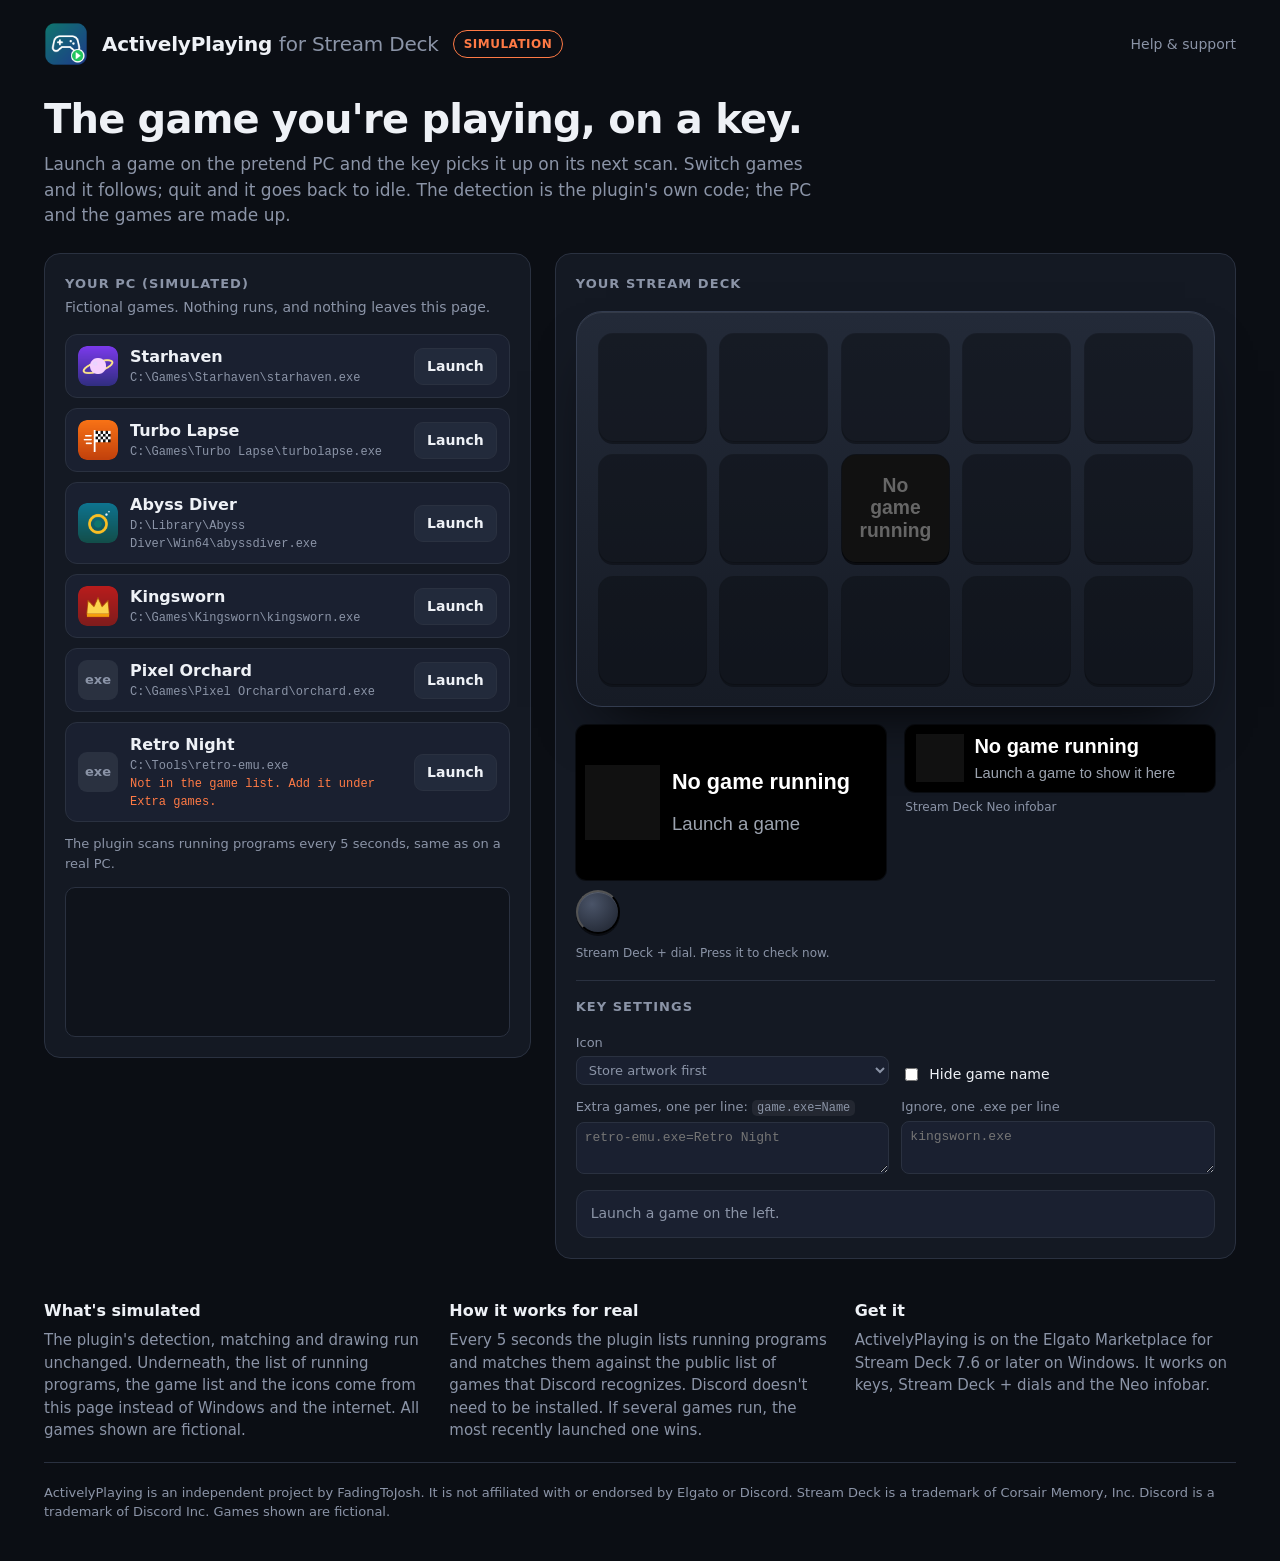
<file: actively-playing/demo/index.html>
<!doctype html>
<html lang="en">
<head>
<meta charset="utf-8">
<meta name="viewport" content="width=device-width, initial-scale=1">
<title>ActivelyPlaying demo</title>
<meta name="description" content="Try ActivelyPlaying for Stream Deck in your browser: launch pretend games and watch the key follow along.">
<link rel="icon" href="icon.png">
<link rel="stylesheet" href="../../demo-kit/demo.css">
<style>
:root { --accent: #2dd4bf; }
.games { display: grid; gap: 10px; }
.game { display: flex; align-items: center; gap: 12px; border: 1px solid var(--line); border-radius: 12px; padding: 10px 12px; background: var(--panel-2); }
.game img, .game .noicon { width: 40px; height: 40px; border-radius: 9px; flex: none; }
.game .noicon { background: #2a3140; display: grid; place-items: center; font-weight: 700; color: var(--muted); font-size: 13px; }
.game .name { font-weight: 600; }
.game .exe { font-family: var(--mono); font-size: 12px; color: var(--muted); overflow-wrap: anywhere; }
.game .grow { flex: 1; min-width: 0; }
.game.running { border-color: var(--accent); }
.game .tag { font-size: 11px; font-weight: 700; text-transform: uppercase; letter-spacing: .05em; color: var(--accent); }
.settings { display: grid; gap: 12px; margin-top: 18px; padding-top: 16px; border-top: 1px solid var(--line); }
.settings textarea { width: 100%; min-height: 52px; background: var(--panel-2); border: 1px solid var(--line); border-radius: 8px; padding: 6px 8px; color: var(--fg); font: 13px/1.4 var(--mono); resize: vertical; }
.two { display: grid; grid-template-columns: 1fr 1fr; gap: 12px; }
@media (max-width: 600px) { .two { grid-template-columns: 1fr; } }
.extras { grid-template-columns: repeat(2, minmax(0, 1fr)); }
@media (max-width: 600px) { .extras { grid-template-columns: 1fr; } }
.scan { font-size: 13px; color: var(--muted); margin-top: 12px; }
</style>
</head>
<body>
<div class="wrap">
	<header class="top">
		<img src="icon.png" alt="">
		<h1>ActivelyPlaying <span>for Stream Deck</span></h1>
		<span class="pill">Simulation</span>
		<nav>
			<a href="https://github.com/FadingToJosh/streamdeck-plugins/tree/main/actively-playing">Help &amp; support</a>
		</nav>
	</header>

	<div class="intro">
		<h2>The game you're playing, on a key.</h2>
		<p>Launch a game on the pretend PC and the key picks it up on its next scan. Switch games and it follows; quit and it goes back to idle. The detection is the plugin's own code; the PC and the games are made up.</p>
	</div>

	<div class="stage">
		<div class="panel">
			<h3>Your PC (simulated)</h3>
			<p class="sub">Fictional games. Nothing runs, and nothing leaves this page.</p>
			<div class="games" id="games"></div>
			<p class="scan" id="scan">The plugin scans running programs every 5 seconds, same as on a real PC.</p>
			<ul class="log" id="log"></ul>
		</div>

		<div class="panel">
			<div class="row"><h3>Your Stream Deck</h3></div>
			<div class="deck"><div class="grid" id="grid" style="--cols:5"></div></div>
			<div class="extras">
				<div><div id="dial"></div><div class="extralabel">Stream Deck + dial. Press it to check now.</div></div>
				<div><div id="infobar"></div><div class="extralabel">Stream Deck Neo infobar</div></div>
			</div>
			<div class="settings">
				<h3>Key settings</h3>
				<div class="two">
					<label class="field">Icon
						<select id="iconSource"><option value="discord">Store artwork first</option><option value="exe">The game's own icon first</option></select>
					</label>
					<label class="check" style="align-self:end"><input type="checkbox" id="hideName"> Hide game name</label>
				</div>
				<div class="two">
					<label class="field"><span>Extra games, one per line: <code>game.exe=Name</code></span><textarea id="extraGames" placeholder="retro-emu.exe=Retro Night"></textarea></label>
					<label class="field"><span>Ignore, one .exe per line</span><textarea id="ignoreExes" placeholder="kingsworn.exe"></textarea></label>
				</div>
			</div>
			<div class="toast" id="toast">Launch a game on the left.</div>
		</div>
	</div>

	<section class="more">
		<div>
			<h4>What's simulated</h4>
			<p>The plugin's detection, matching and drawing run unchanged. Underneath, the list of running programs, the game list and the icons come from this page instead of Windows and the internet. All games shown are fictional.</p>
		</div>
		<div>
			<h4>How it works for real</h4>
			<p>Every 5 seconds the plugin lists running programs and matches them against the public list of games that Discord recognizes. Discord doesn't need to be installed. If several games run, the most recently launched one wins.</p>
		</div>
		<div>
			<h4>Get it</h4>
			<p>ActivelyPlaying is on the Elgato Marketplace for Stream Deck 7.6 or later on Windows. It works on keys, Stream Deck + dials and the Neo infobar.</p>
		</div>
	</section>

	<footer>ActivelyPlaying is an independent project by FadingToJosh. It is not affiliated with or endorsed by Elgato or Discord. Stream Deck is a trademark of Corsair Memory, Inc. Discord is a trademark of Discord Inc. Games shown are fictional.</footer>
</div>

<script type="module">
import { host, setPC } from "./plugin.js";
import { placeKey, placeDial, placeInfobar, makeLog, makeToast, esc } from "../../demo-kit/deck.js";

const $ = (id) => document.getElementById(id);
const log = makeLog($("log"));
const toast = makeToast($("toast"));
const UUID = "com.fadingtojosh.activelyplaying.nowplaying";
const DIAL = {"items":[{"key":"icon","type":"pixmap","rect":[6,26,48,48]},{"key":"title","type":"text","rect":[62,24,134,26],"alignment":"left","font":{"size":14,"weight":600},"color":"#ffffff"},{"key":"sub","type":"text","rect":[62,54,134,20],"alignment":"left","font":{"size":12,"weight":400},"color":"#9ca3af"}]};
const NEO = {"items":[{"key":"icon","type":"pixmap","rect":[8,7,36,36]},{"key":"title","type":"text","rect":[52,5,172,22],"alignment":"left","font":{"size":15,"weight":600},"color":"#ffffff"},{"key":"sub","type":"text","rect":[52,28,172,16],"alignment":"left","font":{"size":11,"weight":400},"color":"#9ca3af"}]};

// ---- fictional games ----------------------------------------------------------------------------
// exe: what runs. store: artwork the "store" (the game list's icon CDN) has. own: the .exe's icon.
const tile = (a, b, glyph) => `<svg xmlns="http://www.w3.org/2000/svg" width="256" height="256" viewBox="0 0 256 256"><defs><linearGradient id="g" x1="0" y1="0" x2="0" y2="1"><stop offset="0" stop-color="${a}"/><stop offset="1" stop-color="${b}"/></linearGradient></defs><rect width="256" height="256" rx="56" fill="url(#g)"/>${glyph}</svg>`;
const art = (a, b, glyph) => `<svg xmlns="http://www.w3.org/2000/svg" width="256" height="256" viewBox="0 0 256 256"><defs><radialGradient id="r" cx=".35" cy=".3" r=".9"><stop offset="0" stop-color="${a}"/><stop offset="1" stop-color="${b}"/></radialGradient></defs><rect width="256" height="256" fill="url(#r)"/><g opacity=".22">${glyph}</g><g transform="translate(128 128) scale(1.18) translate(-128 -128)">${glyph}</g></svg>`;
const G = {
	planet: `<ellipse cx="128" cy="132" rx="96" ry="30" fill="none" stroke="#fde68a" stroke-width="12" transform="rotate(-18 128 132)"/><circle cx="128" cy="128" r="52" fill="#f5d0fe"/><circle cx="110" cy="112" r="14" fill="#e9d5ff"/>`,
	flag: `<g fill="#fff"><rect x="44" y="96" width="44" height="10" rx="5"/><rect x="36" y="120" width="52" height="10" rx="5"/><rect x="50" y="144" width="38" height="10" rx="5"/></g><rect x="100" y="64" width="12" height="140" fill="#fff"/><g><rect x="112" y="70" width="96" height="72" fill="#fff"/>${[0, 1, 2, 3].map((r) => [0, 1, 2, 3, 4, 5].filter((c) => (r + c) % 2 === 0).map((c) => `<rect x="${112 + c * 16}" y="${70 + r * 18}" width="16" height="18" fill="#111"/>`).join("")).join("")}</g>`,
	ring: `<circle cx="128" cy="134" r="54" fill="none" stroke="#fbbf24" stroke-width="18"/><circle cx="128" cy="134" r="24" fill="#0f766e"/><circle cx="182" cy="74" r="8" fill="#e0f2fe"/><circle cx="198" cy="56" r="5" fill="#e0f2fe"/>`,
	crown: `<path d="M56 180 L64 92 L102 132 L128 74 L154 132 L192 92 L200 180 Z" fill="#fcd34d" stroke="#b45309" stroke-width="6" stroke-linejoin="round"/><rect x="56" y="180" width="144" height="18" rx="4" fill="#f59e0b"/>`,
};
const GAMES = [
	{ id: "1001", name: "Starhaven", path: "C:/Games/Starhaven/starhaven.exe", list: "starhaven.exe", store: art("#a78bfa", "#1e1b4b", G.planet), own: tile("#7c3aed", "#312e81", G.planet) },
	{ id: "1002", name: "Turbo Lapse", path: "C:/Games/Turbo Lapse/turbolapse.exe", list: "turbolapse.exe", store: art("#fb923c", "#7c2d12", G.flag), own: tile("#f97316", "#c2410c", G.flag) },
	{ id: "1003", name: "Abyss Diver", path: "D:/Library/Abyss Diver/Win64/abyssdiver.exe", list: "win64/abyssdiver.exe", store: null, own: tile("#0e7490", "#134e4a", G.ring) },
	{ id: "1004", name: "Kingsworn", path: "C:/Games/Kingsworn/kingsworn.exe", list: "kingsworn.exe", store: art("#f87171", "#450a0a", G.crown), own: tile("#b91c1c", "#7f1d1d", G.crown) },
	{ id: "1005", name: "Pixel Orchard", path: "C:/Games/Pixel Orchard/orchard.exe", list: "orchard.exe", store: null, own: null },
	{ id: null, name: "Retro Night", path: "C:/Tools/retro-emu.exe", list: null, store: null, own: null, note: "Not in the game list. Add it under Extra games." },
];

async function toPng(svg) {
	const img = new Image();
	img.src = `data:image/svg+xml;charset=utf8,${encodeURIComponent(svg)}`;
	await img.decode();
	const c = document.createElement("canvas");
	c.width = c.height = 256;
	c.getContext("2d").drawImage(img, 0, 0, 256, 256);
	return c.toDataURL("image/png");
}
for (const g of GAMES) {
	g.ownPng = g.own ? await toPng(g.own) : null;
	g.storePng = g.store ? await toPng(g.store) : null;
}

// The game list the detector would download, already in its cached form.
const list = GAMES.filter((g) => g.list).map((g) => ({ id: g.id, name: g.name, icon_hash: g.store ? `h${g.id}` : null, exes: [g.list] }));
// Store artwork is fetched from the list's icon CDN; answer those requests here.
const realFetch = window.fetch.bind(window);
window.fetch = async (url, opts) => {
	const m = String(url).match(/app-icons\/(\d+)\//);
	if (!m) return realFetch(url, opts);
	const g = GAMES.find((x) => x.id === m[1]);
	return g?.storePng ? realFetch(g.storePng) : new Response("", { status: 404 });
};

const BACKGROUND = ["C:/Windows/explorer.exe", "C:/Windows/System32/svchost.exe", "C:/Program Files/Music Player/player.exe"].map((path, i) => ({ path, start: i + 1 }));
let clock = 100;
const running = new Map();
const winPath = (p) => p.replace(/\//g, "\\");
function sync() {
	setPC({ running: [...BACKGROUND, ...[...running.entries()].map(([g, start]) => ({ path: winPath(g.path), start }))] });
	renderGames();
}
setPC({
	games: list,
	exeIcon: (exe) => GAMES.find((g) => winPath(g.path).toLowerCase() === exe.toLowerCase())?.ownPng?.split(",")[1] ?? "",
});
sync();

function renderGames() {
	$("games").innerHTML = GAMES.map((g, i) => {
		const on = running.has(g);
		const icon = g.ownPng ? `<img src="${g.ownPng}" alt="">` : `<div class="noicon">exe</div>`;
		return `<div class="game${on ? " running" : ""}">${icon}<div class="grow"><div class="name">${esc(g.name)} ${on ? `<span class="tag">running</span>` : ""}</div><div class="exe">${esc(winPath(g.path))}</div>${g.note ? `<div class="exe" style="color:var(--signal)">${esc(g.note)}</div>` : ""}</div><button class="btn" data-i="${i}">${on ? "Quit" : "Launch"}</button></div>`;
	}).join("");
}
$("games").addEventListener("click", (e) => {
	const b = e.target.closest("button[data-i]");
	if (!b) return;
	const g = GAMES[Number(b.dataset.i)];
	if (running.has(g)) { running.delete(g); log(`<span class="s">quit</span> <span class="k">${esc(g.name)}</span>`); }
	else { running.set(g, clock++); log(`<span class="a">launched</span> <span class="k">${esc(g.name)}</span>`); }
	sync();
	toast(running.size > 1 ? "Several games are running, so the most recently launched one wins." : "The key updates on the plugin's next scan, within 5 seconds. Press the dial to check now.");
});

// ---- deck ---------------------------------------------------------------------------------------
let settings = { iconSource: "discord", hideName: false, extraGames: "", ignoreExes: "" };
const placed = [];
await new Promise((r) => setTimeout(r, 0));
const KEYS = [null, null, null, null, null, null, null, "now", null, null, null, null, null, null, null];
for (const kind of KEYS) {
	const cell = document.createElement("div");
	$("grid").appendChild(cell);
	if (!kind) { cell.className = "key blank"; continue; }
	placed.push(placeKey(host, cell, UUID, { settings, alt: "Now Playing" }));
}
placed.push(placeDial(host, $("dial"), UUID, DIAL, { settings, onPress: () => toast("Pressing the dial checks again straight away.") }));
placed.push(placeInfobar(host, $("infobar"), UUID, { "layouts/neo.json": NEO }, { settings }));

for (const id of ["iconSource", "hideName", "extraGames", "ignoreExes"]) {
	$(id).addEventListener(id === "hideName" || id === "iconSource" ? "change" : "input", () => {
		settings = { iconSource: $("iconSource").value, hideName: $("hideName").checked, extraGames: $("extraGames").value, ignoreExes: $("ignoreExes").value };
		for (const p of placed) p.setSettings(settings);
	});
}
</script>
</body>
</html>
</file>
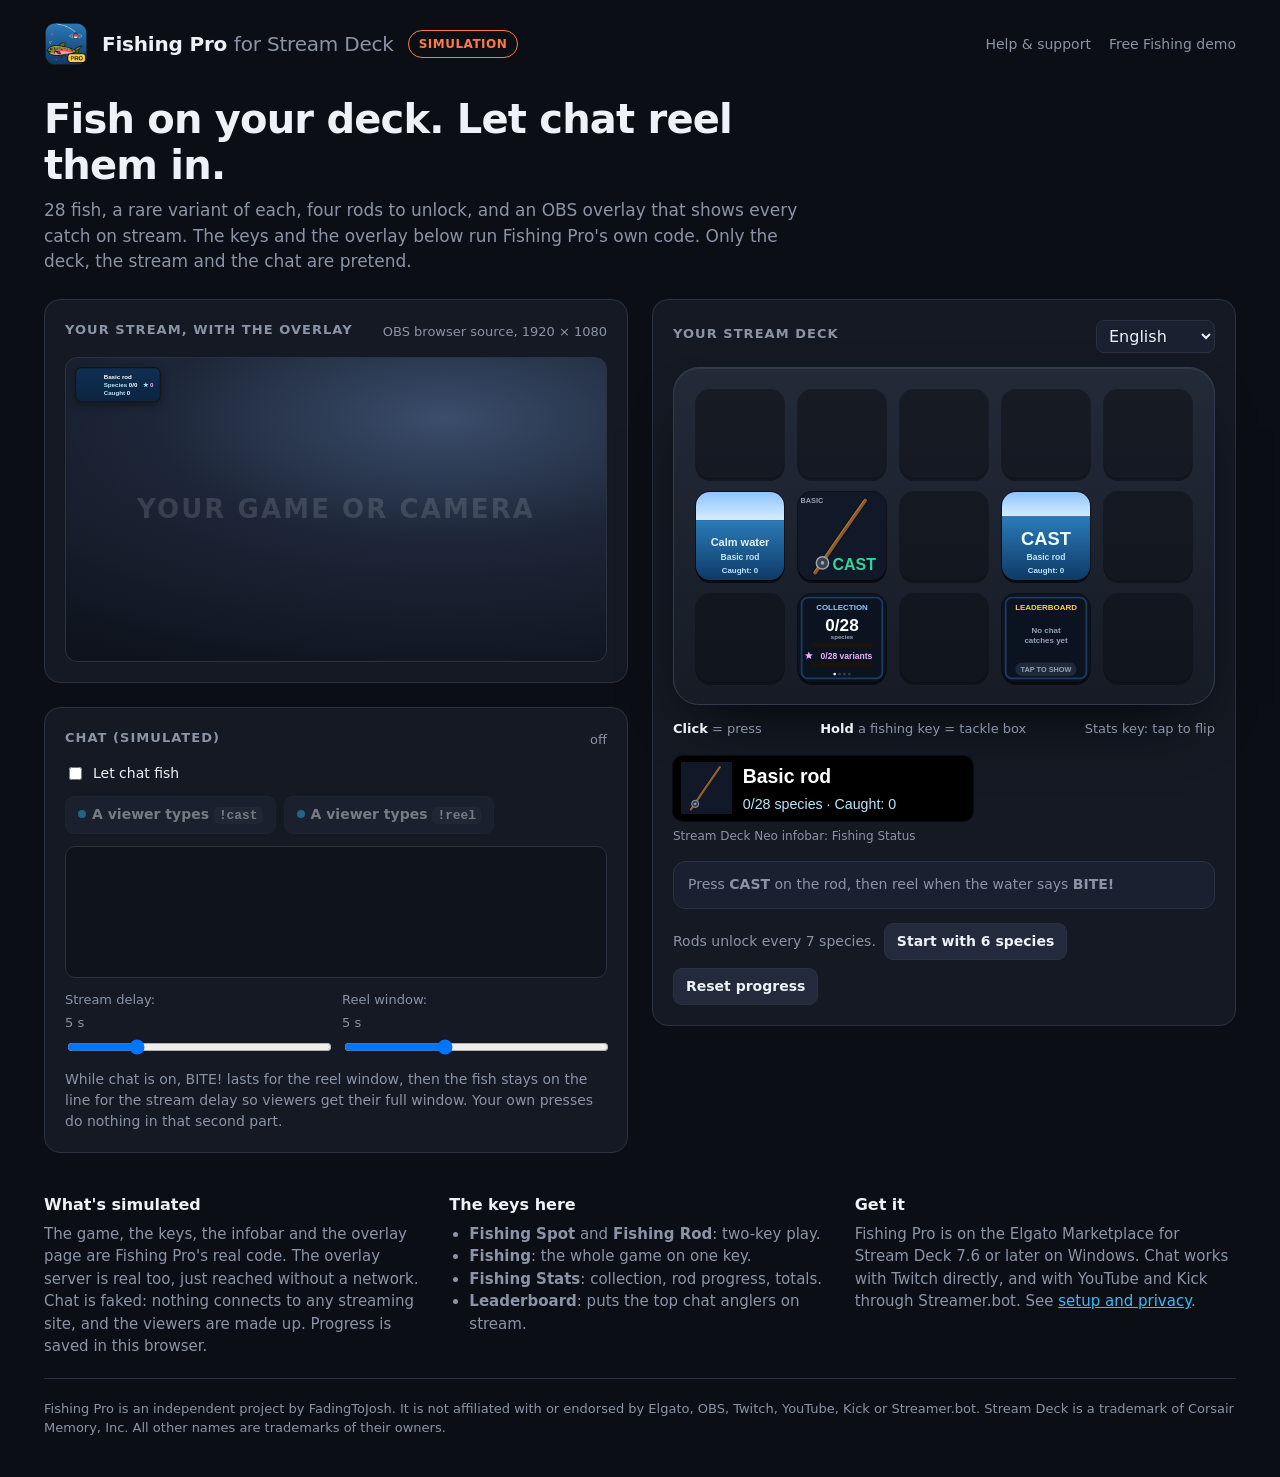
<file: fishing-pro/demo/index.html>
<!doctype html>
<html lang="en">
<head>
<meta charset="utf-8">
<meta name="viewport" content="width=device-width, initial-scale=1">
<title>Fishing Pro demo</title>
<meta name="description" content="Play Fishing Pro for Stream Deck in your browser, with its OBS overlay and simulated chat viewers.">
<link rel="icon" href="icon.png">
<link rel="stylesheet" href="../../demo-kit/demo.css">
<style>
:root { --accent: #38bdf8; }
.stage { grid-template-columns: minmax(0, 6fr) minmax(0, 6fr); }
@media (max-width: 980px) { .stage { grid-template-columns: 1fr; } }
.screen { position: relative; aspect-ratio: 16 / 9; border-radius: 12px; overflow: hidden; border: 1px solid var(--line);
	background: radial-gradient(120% 90% at 70% 20%, #3a4d6b 0%, #1d2638 45%, #0e131d 100%); }
.screen::before { content: "your game or camera"; position: absolute; inset: 0; display: grid; place-items: center; color: #ffffff22; font-size: clamp(14px, 2.4vw, 26px); font-weight: 700; letter-spacing: .08em; text-transform: uppercase; }
.screen iframe { position: absolute; left: 0; top: 0; width: 1920px; height: 1080px; border: 0; transform-origin: 0 0; background: transparent; }
.chatbox { display: grid; gap: 12px; }
.chatlog { font-size: 13.5px; background: #0f131b; border: 1px solid var(--line); border-radius: 10px; padding: 10px 12px; height: 132px; overflow: hidden; margin: 0; list-style: none; }
.chatlog li { white-space: nowrap; overflow: hidden; text-overflow: ellipsis; color: var(--muted); }
.chatlog b { color: var(--fg); }
.chatlog .cmd { color: var(--accent); font-family: var(--mono); }
.timing { display: grid; grid-template-columns: 1fr 1fr; gap: 12px; }
.timing input { width: 100%; }
.status { font-size: 13px; color: var(--muted); }
.status b { color: var(--ok); }
.extras { grid-template-columns: minmax(0, 1fr); max-width: 300px; }
.headstart { display: flex; gap: 8px; flex-wrap: wrap; margin-top: 14px; align-items: center; }
</style>
</head>
<body>
<div class="wrap">
	<header class="top">
		<img src="icon.png" alt="">
		<h1>Fishing Pro <span>for Stream Deck</span></h1>
		<span class="pill">Simulation</span>
		<nav>
			<a href="https://github.com/FadingToJosh/streamdeck-plugins/tree/main/fishing-pro">Help &amp; support</a>
			<a href="../../fishing/demo/">Free Fishing demo</a>
		</nav>
	</header>

	<div class="intro">
		<h2>Fish on your deck. Let chat reel them in.</h2>
		<p>28 fish, a rare variant of each, four rods to unlock, and an OBS overlay that shows every catch on stream. The keys and the overlay below run Fishing Pro's own code. Only the deck, the stream and the chat are pretend.</p>
	</div>

	<div class="stage">
		<div class="col">
			<div class="panel">
				<div class="row"><h3>Your stream, with the overlay</h3><span class="status">OBS browser source, 1920 × 1080</span></div>
				<div class="screen" id="screen"></div>
			</div>
			<div class="panel chatbox">
				<div class="row" style="margin:0"><h3>Chat (simulated)</h3><span class="status" id="chatStatus">off</span></div>
				<label class="check"><input type="checkbox" id="chatOn"> Let chat fish</label>
				<div class="actions">
					<button class="btn" id="sayCast" disabled><span class="dot"></span>A viewer types <code id="castCmd">!cast</code></button>
					<button class="btn" id="sayReel" disabled><span class="dot"></span>A viewer types <code id="reelCmd">!reel</code></button>
				</div>
				<ul class="chatlog" id="chatlog"></ul>
				<div class="timing">
					<label class="field">Stream delay: <span id="delayV">5 s</span><input type="range" id="delay" min="0" max="20" step="1" value="5"></label>
					<label class="field">Reel window: <span id="windowV">5 s</span><input type="range" id="window" min="2" max="10" step="1" value="5"></label>
				</div>
				<p class="sub" style="margin:0">While chat is on, BITE! lasts for the reel window, then the fish stays on the line for the stream delay so viewers get their full window. Your own presses do nothing in that second part.</p>
			</div>
		</div>

		<div class="panel deck-first">
			<div class="row"><h3>Your Stream Deck</h3><select id="lang" aria-label="Language"></select></div>
			<div class="deck"><div class="grid" id="grid" style="--cols:5"></div></div>
			<div class="legend"><span><b>Click</b> = press</span><span><b>Hold</b> a fishing key = tackle box</span><span>Stats key: tap to flip</span></div>
			<div class="extras">
				<div><div id="infobar"></div><div class="extralabel">Stream Deck Neo infobar: Fishing Status</div></div>
			</div>
			<div class="toast" id="toast">Press <b>CAST</b> on the rod, then reel when the water says <b>BITE!</b></div>
			<div class="headstart"><span class="sub" style="margin:0">Rods unlock every 7 species.</span><button class="btn" id="headstart">Start with 6 species</button><button class="btn" id="reset">Reset progress</button></div>
		</div>
	</div>

	<section class="more">
		<div>
			<h4>What's simulated</h4>
			<p>The game, the keys, the infobar and the overlay page are Fishing Pro's real code. The overlay server is real too, just reached without a network. Chat is faked: nothing connects to any streaming site, and the viewers are made up. Progress is saved in this browser.</p>
		</div>
		<div>
			<h4>The keys here</h4>
			<ul>
				<li><b>Fishing Spot</b> and <b>Fishing Rod</b>: two-key play.</li>
				<li><b>Fishing</b>: the whole game on one key.</li>
				<li><b>Fishing Stats</b>: collection, rod progress, totals.</li>
				<li><b>Leaderboard</b>: puts the top chat anglers on stream.</li>
			</ul>
		</div>
		<div>
			<h4>Get it</h4>
			<p>Fishing Pro is on the Elgato Marketplace for Stream Deck 7.6 or later on Windows. Chat works with Twitch directly, and with YouTube and Kick through Streamer.bot. See <a href="https://github.com/FadingToJosh/streamdeck-plugins/tree/main/fishing-pro">setup and privacy</a>.</p>
		</div>
	</section>

	<footer>Fishing Pro is an independent project by FadingToJosh. It is not affiliated with or endorsed by Elgato, OBS, Twitch, YouTube, Kick or Streamer.bot. Stream Deck is a trademark of Corsair Memory, Inc. All other names are trademarks of their owners.</footer>
</div>

<script type="module">
import {
	host, overlayRequest, overlayUrl, viewerSays, configureTwitch, configureTiming, timingSettings, onChatStatus, chatLive,
	configureLanguage, commands, LANGS, LANG_NAMES, globals, COLLECTIBLE, onAnyGame,
} from "./plugin.js";
import { placeKey, placeInfobar, makeToast, esc } from "../../demo-kit/deck.js";

const $ = (id) => document.getElementById(id);
const toast = makeToast($("toast"));
const P = "com.fadingtojosh.fishingpro.";
const INFOBAR_LAYOUT = {"items":[{"key":"icon","type":"pixmap","rect":[6,5,40,40]},{"key":"title","type":"text","rect":[54,4,172,24],"alignment":"left","font":{"size":15,"weight":700},"color":"#ffffff"},{"key":"sub","type":"text","rect":[54,29,172,17],"alignment":"left","font":{"size":11,"weight":400},"color":"#bae6fd"}]};
const STORE = "sd-demo:fishing-pro";
host.storageKey = "fishing-pro";

// ---- deck --------------------------------------------------------------------------------------
const KEYS = [null, null, null, null, null, "spot", "rod", null, "solo", null, null, "stats", null, "board", null];
const NAMES = { spot: "Fishing Spot", rod: "Fishing Rod", solo: "Fishing", stats: "Fishing Stats", board: "Leaderboard" };
setTimeout(() => {
	for (const kind of KEYS) {
		const cell = document.createElement("div");
		$("grid").appendChild(cell);
		if (!kind) { cell.className = "key blank"; continue; }
		const fishing = kind === "spot" || kind === "rod" || kind === "solo";
		placeKey(host, cell, P + kind, {
			holdMs: fishing ? 600 : 0, alt: NAMES[kind],
			onPress: kind === "board" ? () => toast("Leaderboard toggled on stream. It lists chat's top anglers, so it's empty until a viewer lands a fish.") : undefined,
		});
	}
	placeInfobar(host, $("infobar"), P + "infobar", { "layouts/infobar.json": INFOBAR_LAYOUT });
	startOverlay();
	initControls();
}, 0); // after the plugin has loaded its saved settings and started, as on a real deck

// ---- overlay: the plugin's own page, fed by its own server ---------------------------------------
function startOverlay() {
	const token = overlayUrl().split("/").pop();
	const page = overlayRequest(`/overlay/${token}`).body;
	// The page normally opens EventSource('/events/<token>') on 127.0.0.1. Here the same request
	// goes to the same server code through the demo's stand-in socket.
	window.__overlayEvents = (deliver) => overlayRequest(`/events/${token}`, (chunk) => {
		for (const m of chunk.matchAll(/^data: (.*)$/gm)) deliver(m[1]);
	});
	const bridge = `<script>window.EventSource=function(){var es=this;parent.__overlayEvents(function(d){es.onmessage&&es.onmessage({data:d});});};<\/script>`;
	const frame = document.createElement("iframe");
	frame.title = "Fishing Pro OBS overlay";
	frame.srcdoc = page.replace("<head>", "<head>" + bridge);
	$("screen").appendChild(frame);
	const fit = () => { frame.style.transform = `scale(${$("screen").clientWidth / 1920})`; };
	new ResizeObserver(fit).observe($("screen"));
	fit();
}

// ---- chat ----------------------------------------------------------------------------------------
const VIEWERS = ["ReelDeal", "BaitAndSwitch", "CastAway42", "LureLord", "Finnegan", "TackleTess", "NorthernPike_", "minnow_mo"];
const chatlog = [];
function chatLine(user, text) {
	chatlog.unshift(`<li><b>${esc(user)}</b>: <span class="cmd">${esc(text)}</span></li>`);
	chatlog.length = Math.min(chatlog.length, 6);
	$("chatlog").innerHTML = chatlog.join("");
}
function say(which) {
	const user = VIEWERS[Math.floor(Math.random() * VIEWERS.length)];
	const text = commands()[which];
	chatLine(user, text);
	viewerSays(user, text);
}
function refreshChat() {
	const live = chatLive();
	$("chatStatus").innerHTML = live ? "<b>connected</b> to a pretend channel" : $("chatOn").checked ? "connecting…" : "off";
	$("sayCast").disabled = $("sayReel").disabled = !live;
	$("castCmd").textContent = commands().cast;
	$("reelCmd").textContent = commands().reel;
}
onChatStatus(refreshChat);
$("chatOn").addEventListener("change", (e) => {
	configureTwitch({ enabled: e.target.checked, channel: "demo_stream" });
	if (e.target.checked) toast("Chat is on. Cast, and when it bites, have a viewer type the reel command. The overlay credits them.");
});
$("sayCast").addEventListener("click", () => say("cast"));
$("sayReel").addEventListener("click", () => say("reel"));
for (const [id, key] of [["delay", "delaySec"], ["window", "windowSec"]]) {
	$(id).addEventListener("input", (e) => {
		configureTiming({ [key]: Number(e.target.value) });
		$(id + "V").textContent = `${timingSettings()[key]} s`;
	});
}
onAnyGame((g) => {
	if (g.phase === "caught" && g.last?.by) toast(`${g.last.by} reeled it in. Check the overlay and the Leaderboard key.`);
	if (g.phase === "unlock" && g.unlocked) toast(`New rod: ${g.unlocked.name}. Better odds of rare fish and variants from now on.`);
});

// ---- language and progress -------------------------------------------------------------------------
function initControls() {
$("lang").innerHTML = LANGS.map((l) => `<option value="${l}">${LANG_NAMES[l]}</option>`).join("");
$("lang").value = globals().language?.lang && globals().language.lang !== "auto" ? globals().language.lang : "en";
$("lang").addEventListener("change", (e) => { configureLanguage({ lang: e.target.value }); refreshChat(); });

$("reset").addEventListener("click", () => { host.resetSaved(); location.reload(); });
$("headstart").addEventListener("click", () => {
	// Saved stats with the six commonest fish already caught, so the next new species unlocks a rod.
	let saved = {};
	try { saved = JSON.parse(localStorage.getItem(STORE) ?? "{}"); } catch {}
	const best = {};
	for (const f of COLLECTIBLE.filter((f) => f.tier === "common").slice(0, 6)) best[f.name] = Math.round((f.min + f.max) * 5) / 10;
	saved.stats = { total: 6, variants: 0, junk: 0, best, bestVariant: {} };
	try { localStorage.setItem(STORE, JSON.stringify(saved)); } catch {}
	location.reload();
});

const t = timingSettings();
$("delay").value = t.delaySec; $("delayV").textContent = `${t.delaySec} s`;
$("window").value = t.windowSec; $("windowV").textContent = `${t.windowSec} s`;
$("chatOn").checked = !!globals().twitch?.enabled;
refreshChat();
}
</script>
</body>
</html>
</file>
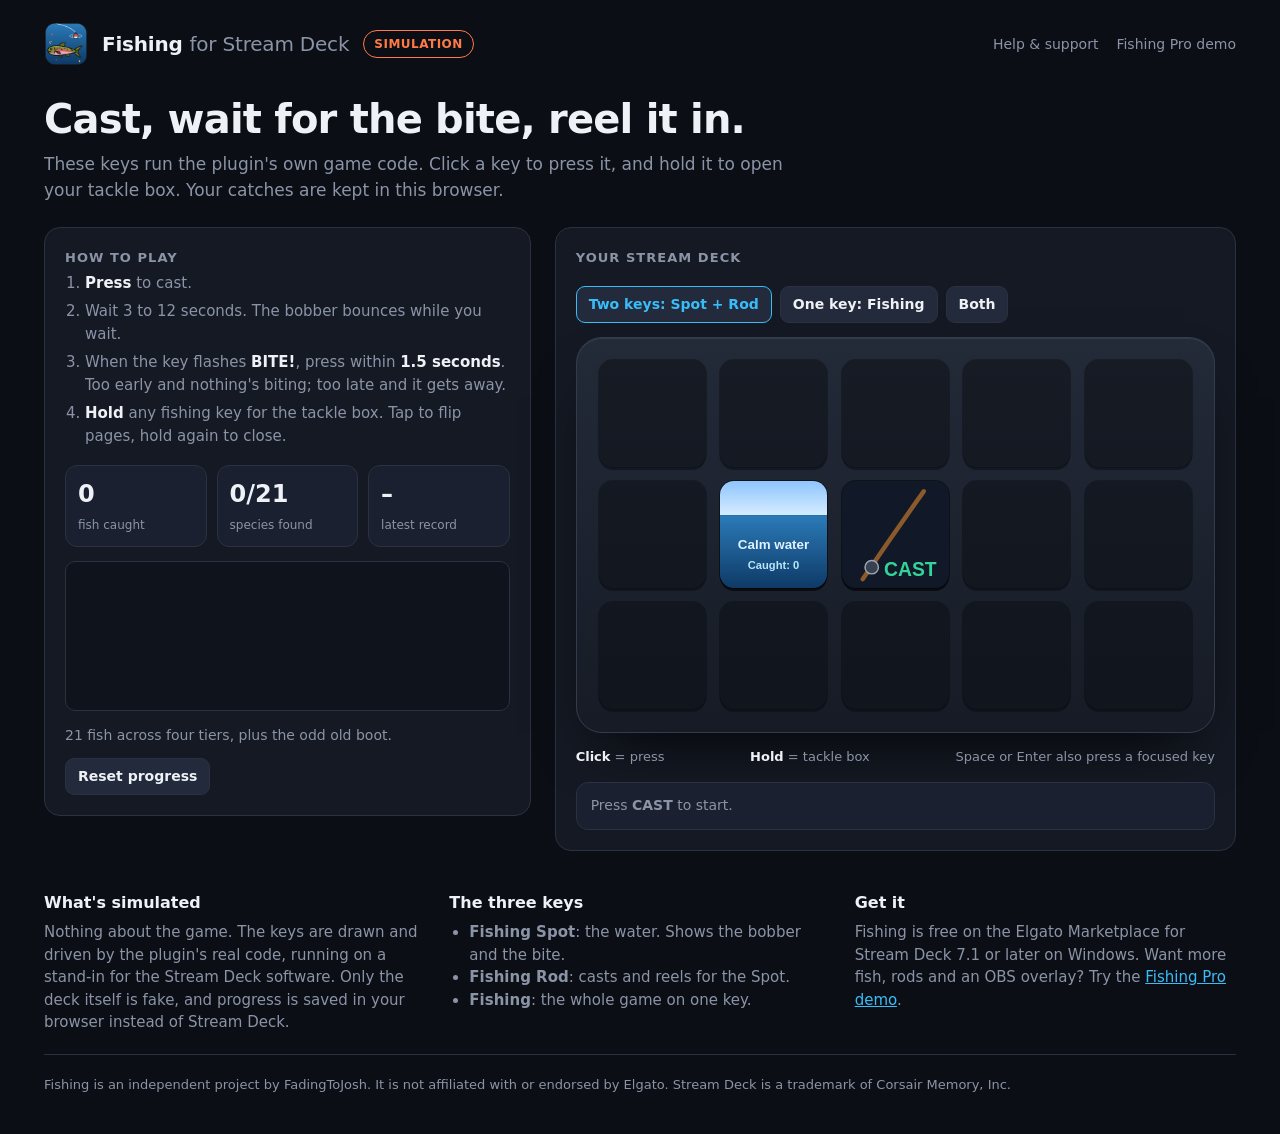
<file: fishing/demo/index.html>
<!doctype html>
<html lang="en">
<head>
<meta charset="utf-8">
<meta name="viewport" content="width=device-width, initial-scale=1">
<title>Fishing demo</title>
<meta name="description" content="Play the Fishing Stream Deck plugin in your browser: cast, wait for a bite, reel it in.">
<link rel="icon" href="icon.png">
<link rel="stylesheet" href="../../demo-kit/demo.css">
<style>
:root { --accent: #38bdf8; }
.steps { margin: 0; padding-left: 20px; color: var(--muted); font-size: 15px; }
.steps li { margin-bottom: 6px; }
.steps b { color: var(--fg); }
.stats { display: grid; grid-template-columns: repeat(3, 1fr); gap: 10px; margin: 18px 0 0; }
.stat { background: var(--panel-2); border: 1px solid var(--line); border-radius: 12px; padding: 10px 12px; }
.stat b { display: block; font-size: 24px; }
.stat span { font-size: 12px; color: var(--muted); }
.modes { display: flex; gap: 8px; margin-bottom: 14px; flex-wrap: wrap; }
</style>
</head>
<body>
<div class="wrap">
	<header class="top">
		<img src="icon.png" alt="">
		<h1>Fishing <span>for Stream Deck</span></h1>
		<span class="pill">Simulation</span>
		<nav>
			<a href="https://github.com/FadingToJosh/streamdeck-plugins/tree/main/fishing">Help &amp; support</a>
			<a href="../../fishing-pro/demo/">Fishing Pro demo</a>
		</nav>
	</header>

	<div class="intro">
		<h2>Cast, wait for the bite, reel it in.</h2>
		<p>These keys run the plugin's own game code. Click a key to press it, and hold it to open your tackle box. Your catches are kept in this browser.</p>
	</div>

	<div class="stage">
		<div class="panel">
			<h3>How to play</h3>
			<ol class="steps">
				<li><b>Press</b> to cast.</li>
				<li>Wait 3 to 12 seconds. The bobber bounces while you wait.</li>
				<li>When the key flashes <b>BITE!</b>, press within <b>1.5 seconds</b>. Too early and nothing's biting; too late and it gets away.</li>
				<li><b>Hold</b> any fishing key for the tackle box. Tap to flip pages, hold again to close.</li>
			</ol>
			<div class="stats">
				<div class="stat"><b id="sTotal">0</b><span>fish caught</span></div>
				<div class="stat"><b id="sSpecies">0/21</b><span>species found</span></div>
				<div class="stat"><b id="sBest">–</b><span>latest record</span></div>
			</div>
			<ul class="log" id="log"></ul>
			<div class="row" style="margin:14px 0 0"><span class="sub" style="margin:0">21 fish across four tiers, plus the odd old boot.</span><button class="btn" id="reset">Reset progress</button></div>
		</div>

		<div class="panel deck-first">
			<div class="row"><h3>Your Stream Deck</h3></div>
			<div class="modes" role="group" aria-label="Key setup">
				<button class="btn on" data-mode="two">Two keys: Spot + Rod</button>
				<button class="btn" data-mode="solo">One key: Fishing</button>
				<button class="btn" data-mode="both">Both</button>
			</div>
			<div class="deck"><div class="grid" id="grid" style="--cols:5"></div></div>
			<div class="legend"><span><b>Click</b> = press</span><span><b>Hold</b> = tackle box</span><span>Space or Enter also press a focused key</span></div>
			<div class="toast" id="toast">Press <b>CAST</b> to start.</div>
		</div>
	</div>

	<section class="more">
		<div>
			<h4>What's simulated</h4>
			<p>Nothing about the game. The keys are drawn and driven by the plugin's real code, running on a stand-in for the Stream Deck software. Only the deck itself is fake, and progress is saved in your browser instead of Stream Deck.</p>
		</div>
		<div>
			<h4>The three keys</h4>
			<ul>
				<li><b>Fishing Spot</b>: the water. Shows the bobber and the bite.</li>
				<li><b>Fishing Rod</b>: casts and reels for the Spot.</li>
				<li><b>Fishing</b>: the whole game on one key.</li>
			</ul>
		</div>
		<div>
			<h4>Get it</h4>
			<p>Fishing is free on the Elgato Marketplace for Stream Deck 7.1 or later on Windows. Want more fish, rods and an OBS overlay? Try the <a href="../../fishing-pro/demo/">Fishing Pro demo</a>.</p>
		</div>
	</section>

	<footer>Fishing is an independent project by FadingToJosh. It is not affiliated with or endorsed by Elgato. Stream Deck is a trademark of Corsair Memory, Inc.</footer>
</div>

<script type="module">
import { host, FISH } from "./plugin.js";
import { placeKey, makeLog, makeToast } from "../../demo-kit/deck.js";

const grid = document.getElementById("grid");
const log = makeLog(document.getElementById("log"));
const toast = makeToast(document.getElementById("toast"));
const UUID = { spot: "com.fadingtojosh.fishing.spot", rod: "com.fadingtojosh.fishing.rod", solo: "com.fadingtojosh.fishing.solo" };
const LAYOUTS = {
	two: [null, null, null, null, null, null, "spot", "rod", null, null, null, null, null, null, null],
	solo: [null, null, null, null, null, null, null, "solo", null, null, null, null, null, null, null],
	both: [null, null, null, null, null, null, "spot", "rod", null, "solo", null, null, null, null, null],
};
const NAMES = { spot: "Fishing Spot", rod: "Fishing Rod", solo: "Fishing" };
const COLLECTIBLE = FISH.filter((f) => !f.junk).length;

let placed = [];
function setMode(mode) {
	for (const p of placed) p.remove();
	placed = [];
	grid.innerHTML = "";
	for (const kind of LAYOUTS[mode]) {
		const cell = document.createElement("div");
		grid.appendChild(cell);
		if (!kind) { cell.className = "key blank"; continue; }
		placed.push(placeKey(host, cell, UUID[kind], { holdMs: 600, alt: NAMES[kind] }));
	}
	document.querySelectorAll("[data-mode]").forEach((b) => b.classList.toggle("on", b.dataset.mode === mode));
}

// The plugin saves its stats after every catch; read the change to narrate it.
let prev = { total: 0, best: {} };
function showStats(s) {
	document.getElementById("sTotal").textContent = s.total ?? 0;
	document.getElementById("sSpecies").textContent = `${Object.keys(s.best ?? {}).length}/${COLLECTIBLE}`;
}
host.storageKey = "fishing";
host.onSaved = (s) => {
	const best = s.best ?? {};
	const fresh = Object.keys(best).find((k) => !(k in prev.best));
	const record = Object.keys(best).find((k) => k in prev.best && best[k] > prev.best[k]);
	if (fresh) { log(`<span class="a">new species</span> <span class="k">${fresh}</span>, ${best[fresh]}"`); toast(`First ${fresh}! It's in your tackle box now. Hold a key to see it.`); document.getElementById("sBest").textContent = `${best[fresh]}"`; }
	else if (record) { log(`<span class="s">new record</span> <span class="k">${record}</span>, ${best[record]}"`); toast(`A new personal best for ${record}.`); document.getElementById("sBest").textContent = `${best[record]}"`; }
	else if ((s.total ?? 0) > (prev.total ?? 0)) log(`caught another fish (${s.total} total)`);
	prev = { total: s.total ?? 0, best: { ...best } };
	showStats(s);
};
try { const saved = JSON.parse(localStorage.getItem("sd-demo:fishing") ?? "{}"); prev = { total: saved.total ?? 0, best: { ...(saved.best ?? {}) } }; showStats(saved); } catch {}

document.querySelectorAll("[data-mode]").forEach((b) => b.addEventListener("click", () => setMode(b.dataset.mode)));
document.getElementById("reset").addEventListener("click", () => {
	host.resetSaved();
	location.reload();
});
// Progress loads after the plugin connects (same as on a real deck), so place keys on the next tick.
setTimeout(() => setMode("two"), 0);
</script>
</body>
</html>
</file>
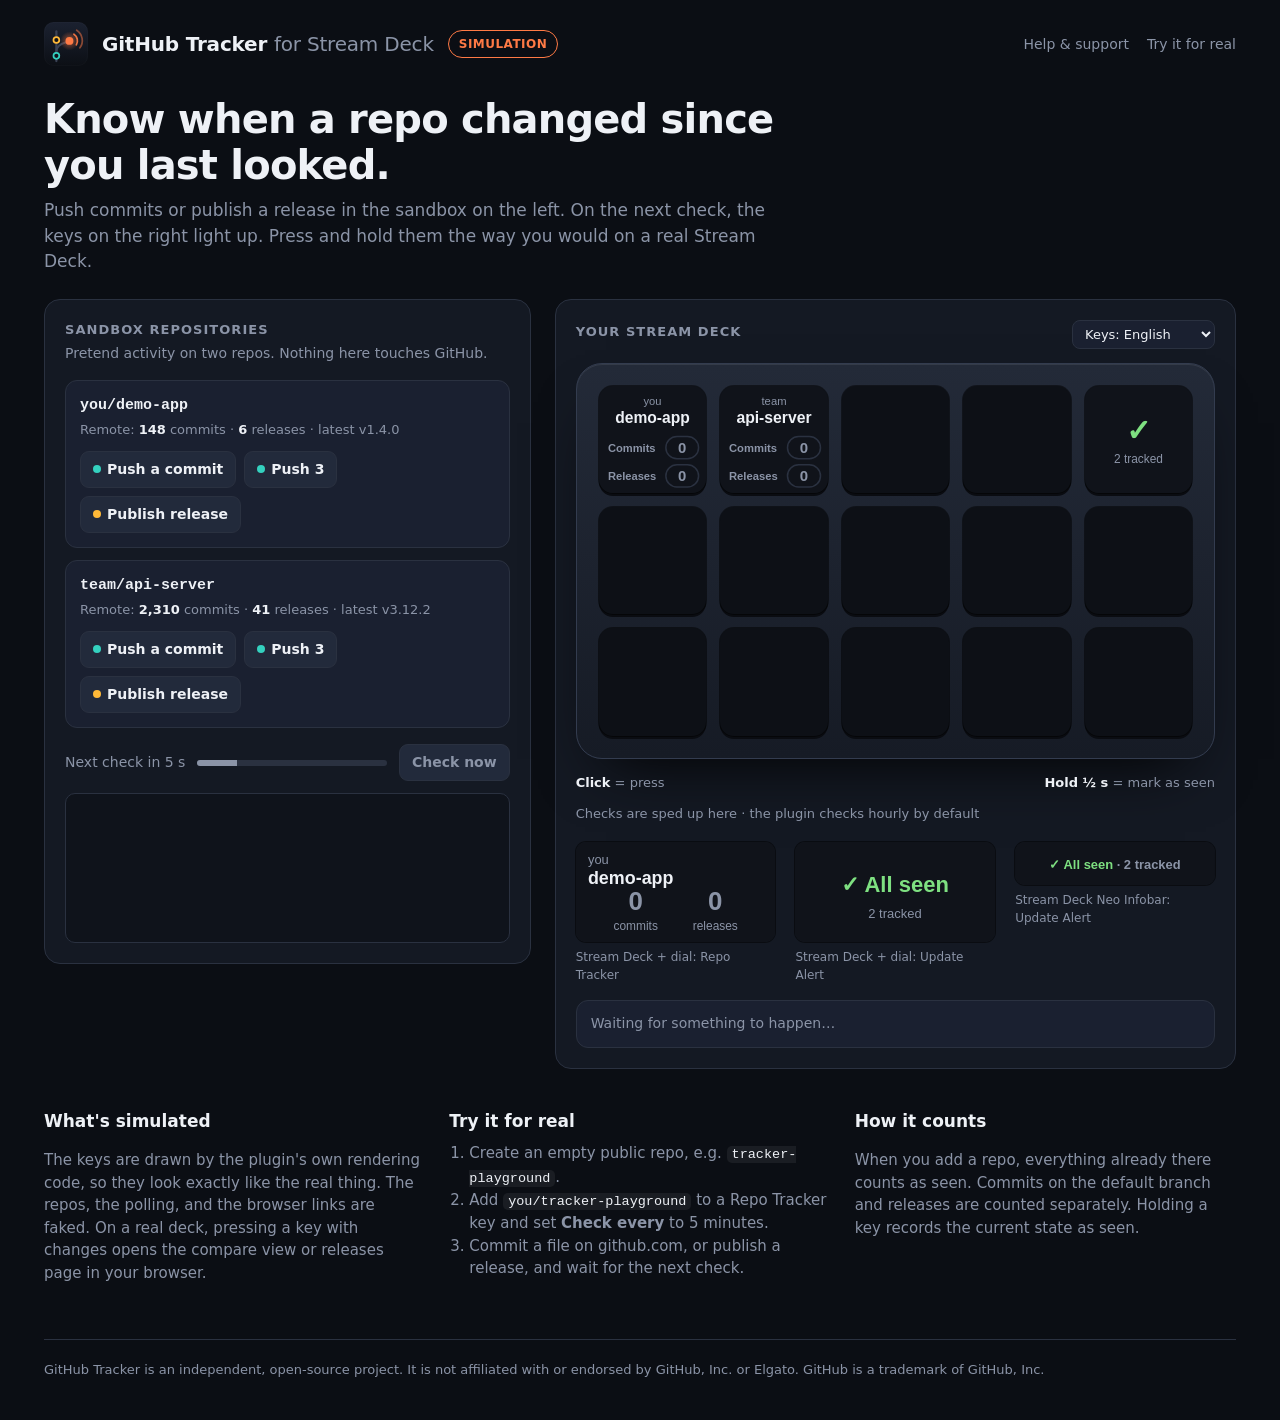
<file: github-tracker/demo/index.html>
<!doctype html>
<html lang="en">
<head>
<meta charset="utf-8">
<meta name="viewport" content="width=device-width, initial-scale=1">
<title>GitHub Tracker demo</title>
<meta name="description" content="Interactive simulation of the GitHub Tracker Stream Deck plugin: push commits and releases to sandbox repos and watch the keys react.">
<link rel="icon" href="icon.svg">
<style>
:root {
	--bg: #0b0e14; --panel: #141923; --panel-2: #1a2030; --line: #2a3140;
	--fg: #eef1f6; --muted: #8b94a7; --commit: #34d1bf; --release: #ffb938; --signal: #ff7a45; --ok: #7ee081;
	--radius: 16px; --mono: ui-monospace, "JetBrains Mono", "SFMono-Regular", Menlo, Consolas, monospace;
}
* { box-sizing: border-box; }
html, body { margin: 0; background: var(--bg); color: var(--fg); font: 16px/1.5 Inter, system-ui, -apple-system, "Segoe UI", Roboto, sans-serif; }
a { color: var(--commit); }
button { font: inherit; color: inherit; cursor: pointer; }
.wrap { max-width: 1240px; margin: 0 auto; padding: 0 24px; }
header.top { display: flex; align-items: center; gap: 14px; padding: 22px 0; flex-wrap: wrap; }
header.top img { width: 44px; height: 44px; }
header.top h1 { font-size: 20px; margin: 0; letter-spacing: -0.01em; }
header.top h1 span { color: var(--muted); font-weight: 500; }
.pill { font-size: 12px; font-weight: 600; letter-spacing: .04em; text-transform: uppercase; padding: 4px 10px; border-radius: 999px; border: 1px solid var(--signal); color: var(--signal); }
header.top nav { margin-left: auto; display: flex; gap: 18px; font-size: 14px; }
header.top nav a { color: var(--muted); text-decoration: none; }
header.top nav a:hover { color: var(--fg); }

.intro { padding: 8px 0 24px; max-width: 760px; }
.intro h2 { font-size: clamp(28px, 4vw, 40px); line-height: 1.15; margin: 0 0 10px; letter-spacing: -0.02em; }
.intro p { color: var(--muted); margin: 0; font-size: 17px; }

.stage { display: grid; grid-template-columns: minmax(0, 5fr) minmax(0, 7fr); gap: 24px; align-items: start; }
@media (max-width: 980px) { .stage { grid-template-columns: 1fr; } }
.panel { background: var(--panel); border: 1px solid var(--line); border-radius: var(--radius); padding: 20px; }
.panel h3 { margin: 0 0 4px; font-size: 13px; letter-spacing: .08em; text-transform: uppercase; color: var(--muted); }
.panel .sub { margin: 0 0 16px; font-size: 14px; color: var(--muted); }

.repo { border: 1px solid var(--line); border-radius: 12px; padding: 14px; margin-bottom: 12px; background: var(--panel-2); }
.repo .name { font-family: var(--mono); font-size: 15px; font-weight: 600; }
.repo .stats { font-size: 13px; color: var(--muted); margin: 2px 0 12px; }
.repo .stats b { color: var(--fg); font-weight: 600; }
.actions { display: flex; gap: 8px; flex-wrap: wrap; }
.btn { border: 1px solid var(--line); background: #222a3b; border-radius: 9px; padding: 7px 12px; font-size: 14px; font-weight: 600; transition: transform .08s, background .15s; }
.btn:hover { background: #2a3347; }
.btn:active, .btn.flash { transform: scale(.96); background: #34405a; }
.btn .dot { display: inline-block; width: 8px; height: 8px; border-radius: 50%; margin-right: 6px; vertical-align: 1px; }
.btn.commit .dot { background: var(--commit); }
.btn.release .dot { background: var(--release); }

.poll { display: flex; align-items: center; gap: 12px; margin: 16px 0 12px; font-size: 14px; color: var(--muted); }
.bar { flex: 1; height: 6px; background: var(--line); border-radius: 3px; overflow: hidden; }
.bar i { display: block; height: 100%; width: 0; background: var(--muted); }
.log { font-family: var(--mono); font-size: 12.5px; color: var(--muted); background: #0f131b; border: 1px solid var(--line); border-radius: 10px; padding: 10px 12px; height: 150px; overflow: hidden; margin: 0; list-style: none; }
.log li { white-space: nowrap; overflow: hidden; text-overflow: ellipsis; }
.log .c { color: var(--commit); } .log .r { color: var(--release); } .log .s { color: var(--signal); } .log .k { color: var(--fg); }

.deck { background: linear-gradient(180deg, #232a38, #161b25); border: 1px solid #333c4f; border-radius: 26px; padding: 22px; box-shadow: 0 30px 60px -30px #000, inset 0 1px 0 #ffffff14; }
.grid { display: grid; grid-template-columns: repeat(5, 1fr); gap: 14px; }
.key { position: relative; aspect-ratio: 1; border-radius: 14px; overflow: hidden; background: #0d1016; box-shadow: 0 0 0 1px #00000080, 0 3px 0 #0a0c11; transition: transform .08s; touch-action: none; user-select: none; -webkit-user-select: none; }
.key img { width: 100%; height: 100%; display: block; pointer-events: none; }
.key.live { cursor: pointer; }
.key.down { transform: translateY(2px) scale(.97); }
.key svg.ring { position: absolute; inset: 0; width: 100%; height: 100%; pointer-events: none; }
.key svg.ring circle { fill: none; stroke: #ffffffd0; stroke-width: 5; stroke-linecap: round; transform: rotate(-90deg); transform-origin: 50% 50%; }
.legend { display: flex; justify-content: space-between; gap: 12px; flex-wrap: wrap; margin-top: 14px; font-size: 13px; color: var(--muted); }
.legend b { color: var(--fg); }
.strips { display: grid; grid-template-columns: repeat(3, minmax(0, 1fr)); gap: 20px; margin-top: 18px; align-items: start; }
@media (max-width: 600px) { .strips { grid-template-columns: 1fr 1fr; } }
.strip { border-radius: 10px; overflow: hidden; box-shadow: 0 0 0 1px #00000080; }
.strip img { width: 100%; display: block; }
.striplabel { font-size: 12px; color: var(--muted); margin-top: 6px; }
.toast { min-height: 48px; margin-top: 16px; padding: 12px 14px; border-radius: 12px; background: var(--panel-2); border: 1px solid var(--line); font-size: 14px; color: var(--muted); transition: border-color .2s; }
.toast.on { border-color: var(--signal); color: var(--fg); }
.row { display: flex; align-items: center; justify-content: space-between; gap: 12px; margin-bottom: 14px; flex-wrap: wrap; }
select { background: var(--panel-2); color: var(--fg); border: 1px solid var(--line); border-radius: 8px; padding: 5px 8px; font: inherit; font-size: 13px; }

section.more { display: grid; grid-template-columns: repeat(3, 1fr); gap: 24px; margin: 40px 0; }
@media (max-width: 980px) { section.more { grid-template-columns: 1fr; } }
section.more h4 { margin: 0 0 8px; font-size: 17px; }
section.more p, section.more li { color: var(--muted); font-size: 15px; }
section.more ol { padding-left: 20px; margin: 0; }
code { font-family: var(--mono); font-size: .9em; background: #ffffff10; padding: 1px 5px; border-radius: 5px; color: var(--fg); }
footer { border-top: 1px solid var(--line); padding: 20px 0 40px; font-size: 13px; color: var(--muted); }

/* Video capture layout (?video): fixed 1920x1080 stage with captions and a pointer. */
body.video { width: 1920px; height: 1080px; overflow: hidden; }
body.video .wrap { max-width: none; padding: 0 90px; }
body.video header.top { padding: 40px 0 10px; }
body.video header.top nav, body.video section.more, body.video footer, body.video .intro, body.video .row select { display: none; }
body.video .stage { grid-template-columns: 620px 1fr; gap: 48px; margin-top: 26px; }
body.video .stage > .panel:last-child > .row, body.video .strips { display: none; }
body.video .deck { max-width: 980px; margin: 0 auto; padding: 18px; }
body.video .legend { max-width: 980px; margin: 14px auto 0; font-size: 15px; }
body.video .toast { max-width: 980px; margin: 14px auto 0; font-size: 17px; }
body.video .log { height: 190px; font-size: 14px; }
#caption { display: none; }
body.video #caption { display: block; position: absolute; left: 0; right: 0; bottom: 0; height: 150px; line-height: 150px; text-align: center; font-size: 44px; font-weight: 700; letter-spacing: -0.01em; background: linear-gradient(180deg, #0b0e1400, #0b0e14 35%); }
#pointer { display: none; position: absolute; width: 34px; height: 34px; margin: -6px 0 0 -6px; z-index: 10; pointer-events: none; }
body.video #pointer { display: block; }
#card { display: none; }
body.video #card { position: absolute; inset: 0; z-index: 20; background: radial-gradient(1200px 700px at 50% 40%, #1a2131, #0b0e14); display: flex; flex-direction: column; align-items: center; justify-content: center; text-align: center; }
body.video * { transition: none !important; }
#card img { width: 200px; height: 200px; }
#card h2 { font-size: 72px; margin: 28px 0 8px; letter-spacing: -0.03em; }
#card p { font-size: 32px; color: var(--muted); margin: 0; }
#card ul { list-style: none; padding: 0; margin: 34px 0 0; font-size: 30px; color: var(--fg); line-height: 1.7; }
#card .note { margin-top: 36px; font-size: 22px; color: var(--signal); }
</style>
</head>
<body>
<div class="wrap">
	<header class="top">
		<img src="icon.svg" alt="">
		<h1>GitHub Tracker <span>for Stream Deck</span></h1>
		<span class="pill">Simulation</span>
		<nav>
			<a href="https://github.com/FadingToJosh/streamdeck-plugins/tree/main/github-tracker">Help &amp; support</a>
			<a href="#real">Try it for real</a>
		</nav>
	</header>

	<div class="intro">
		<h2>Know when a repo changed since you last looked.</h2>
		<p>Push commits or publish a release in the sandbox on the left. On the next check, the keys on the right light up. Press and hold them the way you would on a real Stream Deck.</p>
	</div>

	<div class="stage">
		<div class="panel" id="sandbox">
			<h3>Sandbox repositories</h3>
			<p class="sub">Pretend activity on two repos. Nothing here touches GitHub.</p>
			<div id="repos"></div>
			<div class="poll"><span id="pollText">Next check in 6 s</span><div class="bar"><i id="pollBar"></i></div><button class="btn" id="checkNow">Check now</button></div>
			<ul class="log" id="log"></ul>
		</div>

		<div class="panel">
			<div class="row"><h3>Your Stream Deck</h3><select id="lang" aria-label="Key language"></select></div>
			<div class="deck"><div class="grid" id="grid"></div></div>
			<div class="legend"><span><b>Click</b> = press</span><span><b>Hold ½ s</b> = mark as seen</span><span>Checks are sped up here · the plugin checks hourly by default</span></div>
			<div class="strips">
				<div><div class="strip"><img id="strip0" alt="Touch strip, Repo Tracker"></div><div class="striplabel">Stream Deck + dial: Repo Tracker</div></div>
				<div><div class="strip"><img id="strip1" alt="Touch strip, Update Alert"></div><div class="striplabel">Stream Deck + dial: Update Alert</div></div>
				<div><div class="strip"><img id="infobar" alt="Neo Infobar, Update Alert"></div><div class="striplabel">Stream Deck Neo Infobar: Update Alert</div></div>
			</div>
			<div class="toast" id="toast">Waiting for something to happen…</div>
		</div>
	</div>

	<section class="more">
		<div>
			<h4>What's simulated</h4>
			<p>The keys are drawn by the plugin's own rendering code, so they look exactly like the real thing. The repos, the polling, and the browser links are faked. On a real deck, pressing a key with changes opens the compare view or releases page in your browser.</p>
		</div>
		<div id="real">
			<h4>Try it for real</h4>
			<ol>
				<li>Create an empty public repo, e.g. <code>tracker-playground</code>.</li>
				<li>Add <code>you/tracker-playground</code> to a Repo Tracker key and set <b>Check every</b> to 5 minutes.</li>
				<li>Commit a file on github.com, or publish a release, and wait for the next check.</li>
			</ol>
		</div>
		<div>
			<h4>How it counts</h4>
			<p>When you add a repo, everything already there counts as seen. Commits on the default branch and releases are counted separately. Holding a key records the current state as seen.</p>
		</div>
	</section>

	<footer>GitHub Tracker is an independent, open-source project. It is not affiliated with or endorsed by GitHub, Inc. or Elgato. GitHub is a trademark of GitHub, Inc.</footer>
</div>

<div id="caption"></div>
<svg id="pointer" viewBox="0 0 34 34"><path d="M6 4l22 12-10 2.5L13 28z" fill="#fff" stroke="#0b0e14" stroke-width="2" stroke-linejoin="round"/></svg>
<div id="card"></div>

<script src="render.js"></script>
<script>
"use strict";
const R = window.TrackerRender;
const HOLD_MS = 500, TOTALS_MS = 3000, CYCLE_MS = 8000, POLL_MS = 6000;
const params = new URLSearchParams(location.search);
const VIDEO = params.has("video");
if (VIDEO) document.body.classList.add("video");

// ---- simulation ------------------------------------------------------------------------------
const stepIndex = (i, n) => (n <= 0 ? null : i === null ? 0 : i + 1 >= n ? null : i + 1);
const indexAfterClear = (i, remaining) => (remaining <= 0 ? null : i < remaining ? i : null);

function makeRepo(name, commits, releases, tag) {
	return { name, remoteC: commits, remoteR: releases, polledC: commits, polledR: releases, seenC: commits, seenR: releases, tag, totalsUntil: 0 };
}
const sim = {
	now: 0,
	repos: [makeRepo("you/demo-app", 148, 6, [1, 4, 0]), makeRepo("team/api-server", 2310, 41, [3, 12, 2])],
	nextPoll: POLL_MS,
	alert: { index: null, until: 0 },
	pressing: {},
	log: [],
	toast: null,
};
const summary = (r) => ({ key: r.name, name: r.name, watch: "both", unseenCommits: r.polledC - r.seenC, commitsExact: true, unseenReleases: r.polledR - r.seenR, totalCommits: r.polledC, totalReleases: r.polledR, intro: false, pending: false });
const hasNew = (r) => r.polledC > r.seenC || r.polledR > r.seenR;
const changed = () => sim.repos.filter(hasNew);

function log(html) { sim.log.unshift(html); sim.log.length = Math.min(sim.log.length, 12); }
function toast(text) { sim.toast = { text, at: sim.now }; }
const plural = (n, word) => `${n} ${word}${n === 1 ? "" : "s"}`;

function poll() {
	const found = [];
	for (const r of sim.repos) {
		const c = r.remoteC - r.polledC, rel = r.remoteR - r.polledR;
		r.polledC = r.remoteC; r.polledR = r.remoteR;
		if (c) found.push(`<span class="c">${plural(c, "new commit")}</span> on ${r.name}`);
		if (rel) found.push(`<span class="r">${plural(rel, "new release")}</span> on ${r.name}`);
	}
	log(found.length ? `check: ${found.join(", ")}` : "check: nothing new");
	if (sim.nextPoll !== Infinity) sim.nextPoll = sim.now + POLL_MS;
}

const act = {
	push(i, n = 1) { sim.repos[i].remoteC += n; log(`<span class="k">${sim.repos[i].name}</span>: pushed ${plural(n, "commit")}`); },
	release(i) {
		const r = sim.repos[i]; r.remoteR += 1; r.tag[1] += 1; r.tag[2] = 0;
		log(`<span class="k">${r.name}</span>: published <span class="r">v${r.tag.join(".")}</span>`);
	},
	checkNow() { poll(); },
	press(id) {
		if (id === "alert") {
			const list = changed();
			if (!list.length) { sim.alert.index = null; return toast("Nothing new. Every tracked repo is up to date."); }
			sim.alert.index = stepIndex(sim.alert.index, list.length);
			sim.alert.until = sim.now + CYCLE_MS;
			return toast(sim.alert.index === null ? "Back to the summary." : `Showing ${sim.alert.index + 1} of ${list.length}: ${list[sim.alert.index].name}. Press again for the next one, hold to mark it seen.`);
		}
		const r = sim.repos[id], s = summary(r);
		if (hasNew(r)) {
			const what = s.unseenCommits ? "the compare view of the new commits" : "the releases page";
			r.totalsUntil = 0;
			return toast(`On a real deck this opens ${what} for ${r.name} in your browser.`);
		}
		if (r.totalsUntil > sim.now) { r.totalsUntil = 0; return toast(`On a real deck this opens ${r.name} in your browser.`); }
		r.totalsUntil = sim.now + TOTALS_MS;
		toast(`Nothing new on ${r.name}, so the key shows its totals for 3 seconds.`);
	},
	hold(id) {
		if (id === "alert") {
			const list = changed();
			if (sim.alert.index === null || !list[sim.alert.index]) {
				list.forEach(see);
				sim.alert.index = null;
				log(`<span class="s">all repos marked seen</span>`);
				return toast("Marked every repo as seen.");
			}
			const r = list[sim.alert.index]; see(r);
			sim.alert.index = indexAfterClear(sim.alert.index, changed().length);
			sim.alert.until = sim.now + CYCLE_MS;
			log(`<span class="s">${r.name} marked seen</span>`);
			return toast(`Marked ${r.name} as seen. The alert moves on to the next repo with changes.`);
		}
		const r = sim.repos[id]; see(r); r.totalsUntil = 0;
		log(`<span class="s">${r.name} marked seen</span>`);
		toast(`Marked ${r.name} as seen.`);
	},
	keyDown(id) { sim.pressing[id] = { at: sim.now, held: false }; },
	keyUp(id) {
		const p = sim.pressing[id]; delete sim.pressing[id];
		if (p && !p.held) act.press(id);
	},
};
function see(r) { r.seenC = r.polledC; r.seenR = r.polledR; }

function advance(t) {
	while (sim.nextPoll <= t) { sim.now = sim.nextPoll; poll(); }
	sim.now = t;
	for (const [id, p] of Object.entries(sim.pressing)) {
		if (!p.held && t - p.at >= HOLD_MS) { p.held = true; act.hold(id === "alert" ? id : Number(id)); }
	}
	if (sim.alert.index !== null && t >= sim.alert.until) sim.alert.index = null;
	const n = changed().length;
	if (sim.alert.index !== null && sim.alert.index >= n) sim.alert.index = null;
}

// ---- view ------------------------------------------------------------------------------------
const $ = (id) => document.getElementById(id);
const keys = [{ id: 0, slot: 0, tag: "Repo Tracker" }, { id: 1, slot: 1, tag: "Repo Tracker" }, { id: "alert", slot: 4, tag: "Update Alert" }];
const grid = $("grid"), keyEls = {};
for (let slot = 0; slot < 15; slot++) {
	const def = keys.find((k) => k.slot === slot);
	const el = document.createElement("div");
	el.className = "key" + (def ? " live" : "");
	if (def) {
		el.innerHTML = `<img alt=""><svg class="ring" viewBox="0 0 100 100"><circle cx="50" cy="50" r="44" pathLength="100" stroke-dasharray="0 100"/></svg>`;
		el.dataset.key = def.id;
		keyEls[def.id] = el;
		if (!VIDEO) bindKey(el, def.id);
	}
	grid.appendChild(el);
}
function bindKey(el, id) {
	el.addEventListener("pointerdown", (e) => { e.preventDefault(); el.setPointerCapture(e.pointerId); act.keyDown(id); });
	const up = () => { if (sim.pressing[id]) act.keyUp(id); };
	el.addEventListener("pointerup", up);
	el.addEventListener("pointercancel", () => delete sim.pressing[id]);
	el.addEventListener("contextmenu", (e) => e.preventDefault());
}

const reposEl = $("repos");
sim.repos.forEach((r, i) => {
	const d = document.createElement("div");
	d.className = "repo";
	d.innerHTML = `<div class="name">${r.name}</div><div class="stats" id="stats${i}"></div><div class="actions">
		<button class="btn commit" data-a="push" data-i="${i}" data-n="1"><span class="dot"></span>Push a commit</button>
		<button class="btn commit" data-a="push" data-i="${i}" data-n="3"><span class="dot"></span>Push 3</button>
		<button class="btn release" data-a="release" data-i="${i}"><span class="dot"></span>Publish release</button></div>`;
	reposEl.appendChild(d);
});
reposEl.addEventListener("click", (e) => {
	const b = e.target.closest("button"); if (!b || VIDEO) return;
	act[b.dataset.a](Number(b.dataset.i), Number(b.dataset.n || 1));
});
$("checkNow").addEventListener("click", () => !VIDEO && act.checkNow());

const langSel = $("lang");
const LANG_NAMES = { en: "English", de: "Deutsch", es: "Español", fr: "Français", ja: "日本語", ko: "한국어", pt: "Português", ru: "Русский", zh_CN: "简体中文" };
for (const l of R.LANGUAGES) langSel.add(new Option(`Keys: ${LANG_NAMES[l] || l}`, l));
langSel.addEventListener("change", () => { R.setLanguage(langSel.value); cache.clear(); });

const cache = new Map();
function setImg(img, svg) {
	if (cache.get(img) === svg) return;
	cache.set(img, svg);
	img.src = R.svgUrl(svg);
}
function render() {
	sim.repos.forEach((r, i) => {
		const s = summary(r);
		setImg(keyEls[i].querySelector("img"), r.totalsUntil > sim.now ? R.renderTotalsKey(s) : R.renderRepoKey(s, r.name));
		$(`stats${i}`).innerHTML = `Remote: <b>${r.remoteC.toLocaleString("en")}</b> commits · <b>${r.remoteR}</b> releases · latest v${r.tag.join(".")}`;
	});
	const list = changed();
	const a = sim.alert.index;
	setImg(keyEls.alert.querySelector("img"), a === null ? R.renderAlertKey(list.length, sim.repos.length) : R.renderRepoKey(summary(list[a]), list[a].name, `${a + 1}/${list.length}`));
	const r0 = sim.repos[0];
	setImg($("strip0"), r0.totalsUntil > sim.now ? R.renderTotalsStrip(summary(r0)) : R.renderRepoStrip(summary(r0), r0.name));
	setImg($("infobar"), a === null ? R.renderAlertInfobar(list.length, sim.repos.length) : R.renderAlertInfobar(list.length, sim.repos.length, undefined, summary(list[a]), `${a + 1}/${list.length}`));
	setImg($("strip1"), a === null ? R.renderAlertStrip(list.length, sim.repos.length) : R.renderRepoStrip(summary(list[a]), list[a].name, `${a + 1}/${list.length}`));
	for (const [id, el] of Object.entries(keyEls)) {
		const p = sim.pressing[id];
		el.classList.toggle("down", !!p);
		const frac = p && !p.held ? Math.min(1, (sim.now - p.at) / HOLD_MS) : 0;
		const c = el.querySelector("circle"); c.setAttribute("stroke-dasharray", `${frac * 100} 100`); c.style.opacity = frac > 0 ? 1 : 0;
	}
	const left = Math.max(0, sim.nextPoll - sim.now);
	$("pollText").textContent = left === Infinity ? "Checks run on demand in this tour" : `Next check in ${Math.ceil(left / 1000)} s`;
	$("pollBar").style.width = left === Infinity ? "0%" : `${100 - (left / POLL_MS) * 100}%`;
	$("log").innerHTML = sim.log.map((l) => `<li>${l}</li>`).join("");
	const t = $("toast");
	if (sim.toast) { t.textContent = sim.toast.text; t.classList.toggle("on", sim.now - sim.toast.at < 2500); }
}

// ---- scripted tour (used for the video, and for ?autoplay) -----------------------------------
const tour = [];
let at = 0;
const step = (ms, fn) => { at += ms; tour.push({ t: at, fn }); };
const say = (text) => step(0, () => setCaption(text));
const click = (sel, fn, wait = 900) => { step(0, () => aim(sel)); step(wait, () => { flashBtn(sel); fn(); }); };
const holdKey = (id, ms = 700) => { step(0, () => aim(`[data-key="${id}"]`)); step(800, () => act.keyDown(id)); step(ms, () => act.keyUp(id)); };
const tapKey = (id) => { step(0, () => aim(`[data-key="${id}"]`)); step(800, () => act.keyDown(id)); step(140, () => act.keyUp(id)); };
function buildTour() {
	step(0, () => showCard("intro"));
	step(3200, () => hideCard());
	say("Track any repo. Only changes after you add it count.");
	step(2600, () => {});
	say("Someone pushes two commits…");
	click('[data-a="push"][data-i="0"][data-n="1"]', () => act.push(0, 1));
	click('[data-a="push"][data-i="0"][data-n="1"]', () => act.push(0, 1), 500);
	step(400, () => aim("#checkNow"));
	say("…and the next check lights up the key.");
	step(900, () => { flashBtn("#checkNow"); act.checkNow(); });
	step(2600, () => {});
	say("Releases get their own badge.");
	click('[data-a="release"][data-i="1"]', () => act.release(1));
	step(400, () => aim("#checkNow"));
	step(900, () => { flashBtn("#checkNow"); act.checkNow(); });
	step(2400, () => {});
	say("The alert key counts every repo with something new.");
	step(2200, () => {});
	say("Press it to cycle through them.");
	tapKey("alert");
	step(1600, () => {});
	tapKey("alert");
	step(1800, () => {});
	say("Hold any key to mark it seen.");
	holdKey(0, 900);
	step(1800, () => {});
	say("More changes come in…");
	click('[data-a="push"][data-i="0"][data-n="3"]', () => act.push(0, 3));
	step(400, () => aim("#checkNow"));
	step(900, () => { flashBtn("#checkNow"); act.checkNow(); });
	step(1600, () => {});
	say("Hold the alert on its count to clear everything at once.");
	holdKey("alert", 900);
	step(1600, () => {});
	say("Nothing new? Press for the repo's totals.");
	tapKey(1);
	step(3200, () => setCaption(""));
	step(200, () => showCard("outro"));
	step(5000, () => {});
}
const DURATION = () => at;

function setCaption(text) { const c = $("caption"); c.textContent = text; }
function flashBtn(sel) { const b = document.querySelector(sel); if (!b) return; b.classList.add("flash"); setTimeout(() => b.classList.remove("flash"), 150); flashes.push({ el: b, until: sim.now + 150 }); }
const flashes = [];
// Pointer glides toward the aimed element over 600 ms.
const ptr = { x: 960, y: 1200, fromX: 960, fromY: 1200, toX: 960, toY: 1200, at: 0 };
function aim(sel) {
	const el = document.querySelector(sel); if (!el) return;
	const b = el.getBoundingClientRect();
	Object.assign(ptr, { fromX: ptr.x, fromY: ptr.y, toX: b.left + b.width * 0.55, toY: b.top + b.height * 0.6, at: sim.now });
}
function movePointer() {
	const k = Math.min(1, (sim.now - ptr.at) / 600), e = k < 0.5 ? 2 * k * k : 1 - (-2 * k + 2) ** 2 / 2;
	ptr.x = ptr.fromX + (ptr.toX - ptr.fromX) * e; ptr.y = ptr.fromY + (ptr.toY - ptr.fromY) * e;
	const p = $("pointer"); p.style.left = `${ptr.x}px`; p.style.top = `${ptr.y}px`;
	for (const f of flashes) f.el.classList.toggle("flash", sim.now < f.until);
	const f = Math.min(1, (sim.now - card.at) / 450);
	$("card").style.opacity = card.shown ? (card.at === 0 ? 1 : f) : 1 - f;
}
const card = { shown: false, at: -1e9 };
function showCard(kind) {
	const c = $("card");
	Object.assign(card, { shown: true, at: sim.now });
	c.innerHTML = kind === "intro"
		? `<img src="icon.svg" alt=""><h2>GitHub Tracker</h2><p>A Stream Deck plugin for new commits and releases</p><div class="note">Simulated demo · keys drawn by the plugin's real renderer</div>`
		: `<img src="icon.svg" alt=""><h2>GitHub Tracker</h2><ul><li>Commits and releases tracked separately</li><li>One alert key for every repo you follow</li><li>Hold to mark seen · Stream Deck + and Neo supported</li><li>Public repos work without a token</li></ul>`;
}
function hideCard() { Object.assign(card, { shown: false, at: sim.now }); }

let cursor = 0;
function runTour(t) {
	while (cursor < tour.length && tour[cursor].t <= t) { advance(tour[cursor].t); tour[cursor++].fn(); }
	advance(t);
}

if (VIDEO || params.has("autoplay")) {
	buildTour();
	sim.nextPoll = Infinity; // the tour triggers checks explicitly so its timing is predictable
}
if (VIDEO) {
	// Deterministic frame stepping for capture: window.__frame(ms) renders the state at that time.
	window.__duration = DURATION();
	window.__frame = (t) => { runTour(t); render(); movePointer(); };
	window.__frame(0);
} else {
	const start = performance.now();
	const tick = () => {
		const t = performance.now() - start;
		if (tour.length) { runTour(t); if (cursor >= tour.length) { tour.length = 0; } } else advance(t);
		if (!tour.length && sim.nextPoll === Infinity) sim.nextPoll = sim.now + POLL_MS;
		render();
		requestAnimationFrame(tick);
	};
	requestAnimationFrame(tick);
}
</script>
</body>
</html>
</file>
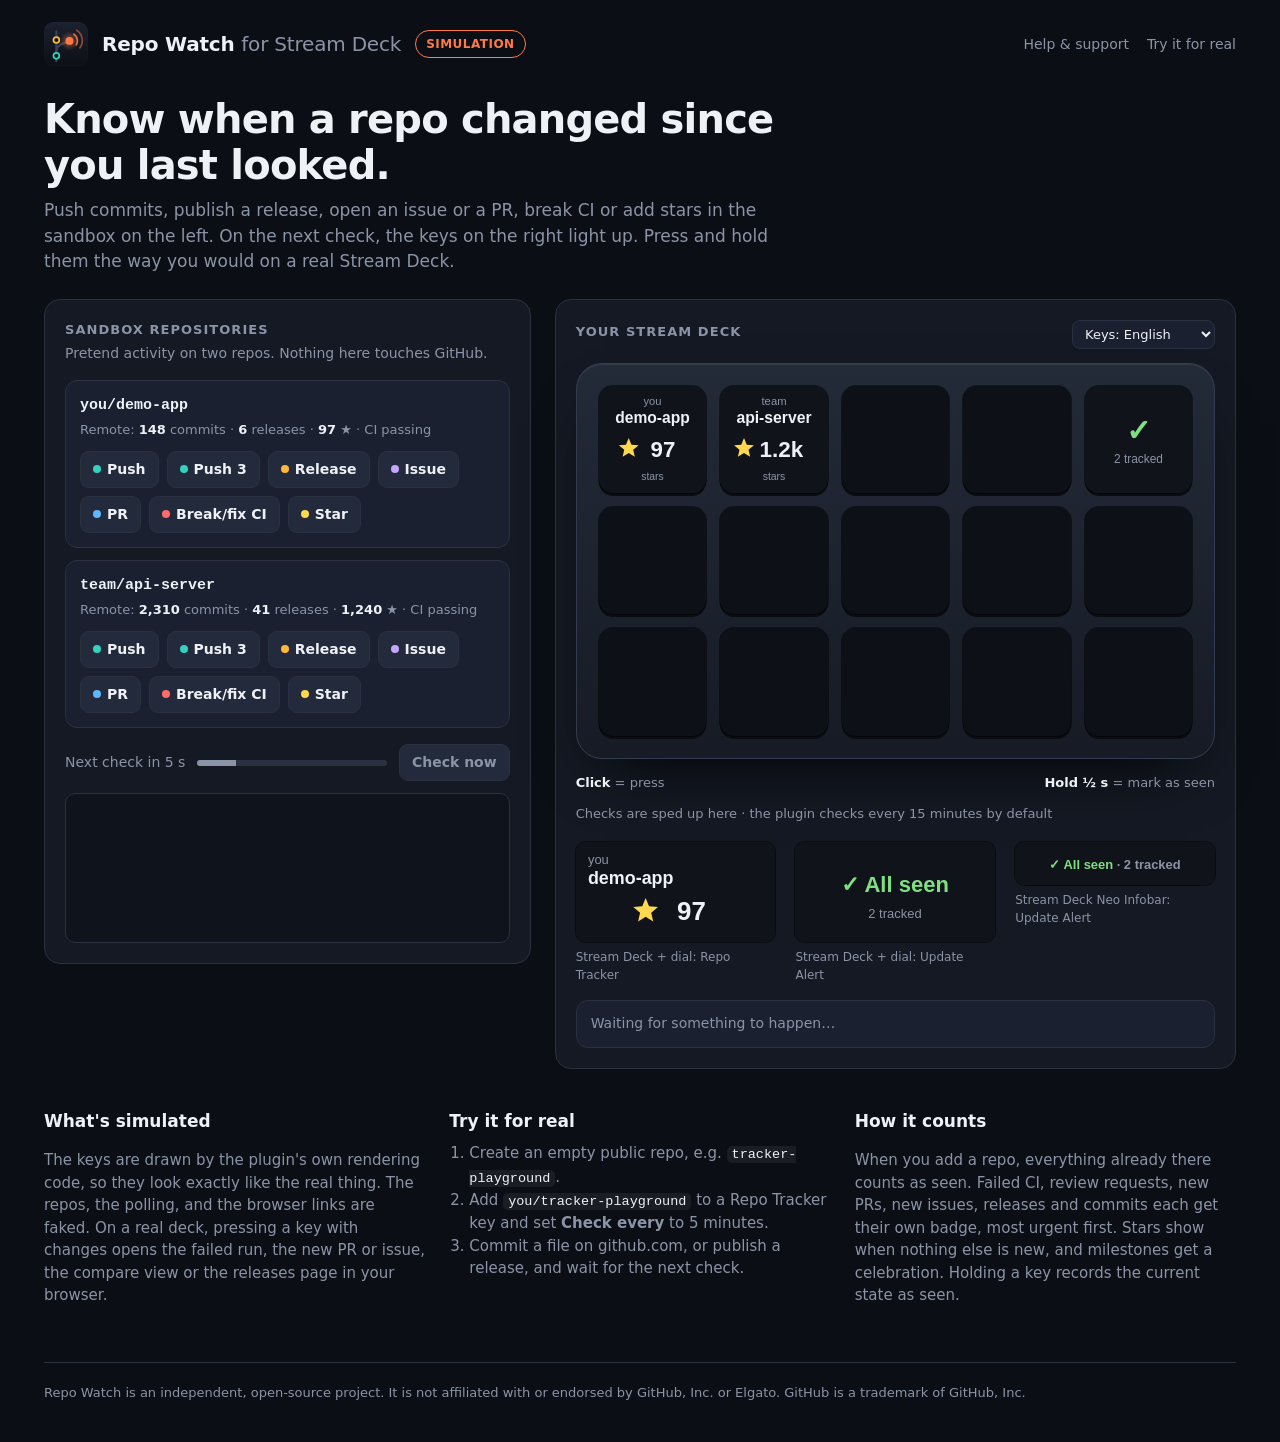
<file: repo-watch/demo/index.html>
<!doctype html>
<html lang="en">
<head>
<meta charset="utf-8">
<meta name="viewport" content="width=device-width, initial-scale=1">
<title>Repo Watch demo</title>
<meta name="description" content="Interactive simulation of the Repo Watch Stream Deck plugin: push commits, open issues and PRs, break CI and star sandbox repos, and watch the keys react.">
<link rel="icon" href="icon.svg">
<style>
:root {
	--bg: #0b0e14; --panel: #141923; --panel-2: #1a2030; --line: #2a3140;
	--fg: #eef1f6; --muted: #8b94a7; --commit: #34d1bf; --release: #ffb938; --signal: #ff7a45; --ok: #7ee081; --issue: #c3a6ff; --pull: #5fb7ff; --error: #ff6b6b; --star: #ffd84d;
	--radius: 16px; --mono: ui-monospace, "JetBrains Mono", "SFMono-Regular", Menlo, Consolas, monospace;
}
* { box-sizing: border-box; }
html, body { margin: 0; background: var(--bg); color: var(--fg); font: 16px/1.5 Inter, system-ui, -apple-system, "Segoe UI", Roboto, sans-serif; }
a { color: var(--commit); }
button { font: inherit; color: inherit; cursor: pointer; }
.wrap { max-width: 1240px; margin: 0 auto; padding: 0 24px; }
header.top { display: flex; align-items: center; gap: 14px; padding: 22px 0; flex-wrap: wrap; }
header.top img { width: 44px; height: 44px; }
header.top h1 { font-size: 20px; margin: 0; letter-spacing: -0.01em; }
header.top h1 span { color: var(--muted); font-weight: 500; }
.pill { font-size: 12px; font-weight: 600; letter-spacing: .04em; text-transform: uppercase; padding: 4px 10px; border-radius: 999px; border: 1px solid var(--signal); color: var(--signal); }
header.top nav { margin-left: auto; display: flex; gap: 18px; font-size: 14px; }
header.top nav a { color: var(--muted); text-decoration: none; }
header.top nav a:hover { color: var(--fg); }

.intro { padding: 8px 0 24px; max-width: 760px; }
.intro h2 { font-size: clamp(28px, 4vw, 40px); line-height: 1.15; margin: 0 0 10px; letter-spacing: -0.02em; }
.intro p { color: var(--muted); margin: 0; font-size: 17px; }

.stage { display: grid; grid-template-columns: minmax(0, 5fr) minmax(0, 7fr); gap: 24px; align-items: start; }
@media (max-width: 980px) { .stage { grid-template-columns: 1fr; } }
.panel { background: var(--panel); border: 1px solid var(--line); border-radius: var(--radius); padding: 20px; }
.panel h3 { margin: 0 0 4px; font-size: 13px; letter-spacing: .08em; text-transform: uppercase; color: var(--muted); }
.panel .sub { margin: 0 0 16px; font-size: 14px; color: var(--muted); }

.repo { border: 1px solid var(--line); border-radius: 12px; padding: 14px; margin-bottom: 12px; background: var(--panel-2); }
.repo .name { font-family: var(--mono); font-size: 15px; font-weight: 600; }
.repo .stats { font-size: 13px; color: var(--muted); margin: 2px 0 12px; }
.repo .stats b { color: var(--fg); font-weight: 600; }
.actions { display: flex; gap: 8px; flex-wrap: wrap; }
.btn { border: 1px solid var(--line); background: #222a3b; border-radius: 9px; padding: 7px 12px; font-size: 14px; font-weight: 600; transition: transform .08s, background .15s; }
.btn:hover { background: #2a3347; }
.btn:active, .btn.flash { transform: scale(.96); background: #34405a; }
.btn .dot { display: inline-block; width: 8px; height: 8px; border-radius: 50%; margin-right: 6px; vertical-align: 1px; }
.btn.commit .dot { background: var(--commit); }
.btn.release .dot { background: var(--release); }
.btn.issue .dot { background: var(--issue); }
.btn.pull .dot { background: var(--pull); }
.btn.ci .dot { background: var(--error); }
.btn.star .dot { background: var(--star); }

.poll { display: flex; align-items: center; gap: 12px; margin: 16px 0 12px; font-size: 14px; color: var(--muted); }
.bar { flex: 1; height: 6px; background: var(--line); border-radius: 3px; overflow: hidden; }
.bar i { display: block; height: 100%; width: 0; background: var(--muted); }
.log { font-family: var(--mono); font-size: 12.5px; color: var(--muted); background: #0f131b; border: 1px solid var(--line); border-radius: 10px; padding: 10px 12px; height: 150px; overflow: hidden; margin: 0; list-style: none; }
.log li { white-space: nowrap; overflow: hidden; text-overflow: ellipsis; }
.log .c { color: var(--commit); } .log .r { color: var(--release); } .log .i { color: var(--issue); } .log .p { color: var(--pull); } .log .x { color: var(--error); } .log .st { color: var(--star); } .log .s { color: var(--signal); } .log .k { color: var(--fg); }

.deck { background: linear-gradient(180deg, #232a38, #161b25); border: 1px solid #333c4f; border-radius: 26px; padding: 22px; box-shadow: 0 30px 60px -30px #000, inset 0 1px 0 #ffffff14; }
.grid { display: grid; grid-template-columns: repeat(5, 1fr); gap: 14px; }
.key { position: relative; aspect-ratio: 1; border-radius: 14px; overflow: hidden; background: #0d1016; box-shadow: 0 0 0 1px #00000080, 0 3px 0 #0a0c11; transition: transform .08s; touch-action: none; user-select: none; -webkit-user-select: none; }
.key img { width: 100%; height: 100%; display: block; pointer-events: none; }
.key.live { cursor: pointer; }
.key.down { transform: translateY(2px) scale(.97); }
.key svg.ring { position: absolute; inset: 0; width: 100%; height: 100%; pointer-events: none; }
.key svg.ring circle { fill: none; stroke: #ffffffd0; stroke-width: 5; stroke-linecap: round; transform: rotate(-90deg); transform-origin: 50% 50%; }
.legend { display: flex; justify-content: space-between; gap: 12px; flex-wrap: wrap; margin-top: 14px; font-size: 13px; color: var(--muted); }
.legend b { color: var(--fg); }
.strips { display: grid; grid-template-columns: repeat(3, minmax(0, 1fr)); gap: 20px; margin-top: 18px; align-items: start; }
@media (max-width: 600px) { .strips { grid-template-columns: 1fr 1fr; } }
.strip { border-radius: 10px; overflow: hidden; box-shadow: 0 0 0 1px #00000080; }
.strip img { width: 100%; display: block; }
.striplabel { font-size: 12px; color: var(--muted); margin-top: 6px; }
.toast { min-height: 48px; margin-top: 16px; padding: 12px 14px; border-radius: 12px; background: var(--panel-2); border: 1px solid var(--line); font-size: 14px; color: var(--muted); transition: border-color .2s; }
.toast.on { border-color: var(--signal); color: var(--fg); }
.row { display: flex; align-items: center; justify-content: space-between; gap: 12px; margin-bottom: 14px; flex-wrap: wrap; }
select { background: var(--panel-2); color: var(--fg); border: 1px solid var(--line); border-radius: 8px; padding: 5px 8px; font: inherit; font-size: 13px; }

section.more { display: grid; grid-template-columns: repeat(3, 1fr); gap: 24px; margin: 40px 0; }
@media (max-width: 980px) { section.more { grid-template-columns: 1fr; } }
section.more h4 { margin: 0 0 8px; font-size: 17px; }
section.more p, section.more li { color: var(--muted); font-size: 15px; }
section.more ol { padding-left: 20px; margin: 0; }
code { font-family: var(--mono); font-size: .9em; background: #ffffff10; padding: 1px 5px; border-radius: 5px; color: var(--fg); }
footer { border-top: 1px solid var(--line); padding: 20px 0 40px; font-size: 13px; color: var(--muted); }

/* Video capture layout (?video): fixed 1920x1080 stage with captions and a pointer. */
body.video { width: 1920px; height: 1080px; overflow: hidden; }
body.video .wrap { max-width: none; padding: 0 90px; }
body.video header.top { padding: 40px 0 10px; }
body.video header.top nav, body.video section.more, body.video footer, body.video .intro, body.video .row select { display: none; }
body.video .stage { grid-template-columns: 620px 1fr; gap: 48px; margin-top: 26px; }
body.video .stage > .panel:last-child > .row, body.video .strips { display: none; }
body.video .deck { max-width: 980px; margin: 0 auto; padding: 18px; }
body.video .legend { max-width: 980px; margin: 14px auto 0; font-size: 15px; }
body.video .toast { max-width: 980px; margin: 14px auto 0; font-size: 17px; }
body.video .log { height: 190px; font-size: 14px; }
#caption { display: none; }
body.video #caption { display: block; position: absolute; left: 0; right: 0; bottom: 0; height: 150px; line-height: 150px; text-align: center; font-size: 44px; font-weight: 700; letter-spacing: -0.01em; background: linear-gradient(180deg, #0b0e1400, #0b0e14 35%); }
#pointer { display: none; position: absolute; width: 34px; height: 34px; margin: -6px 0 0 -6px; z-index: 10; pointer-events: none; }
body.video #pointer { display: block; }
#card { display: none; }
body.video #card { position: absolute; inset: 0; z-index: 20; background: radial-gradient(1200px 700px at 50% 40%, #1a2131, #0b0e14); display: flex; flex-direction: column; align-items: center; justify-content: center; text-align: center; }
body.video * { transition: none !important; }
#card img { width: 200px; height: 200px; }
#card h2 { font-size: 72px; margin: 28px 0 8px; letter-spacing: -0.03em; }
#card p { font-size: 32px; color: var(--muted); margin: 0; }
#card ul { list-style: none; padding: 0; margin: 34px 0 0; font-size: 30px; color: var(--fg); line-height: 1.7; }
#card .note { margin-top: 36px; font-size: 22px; color: var(--signal); }
</style>
</head>
<body>
<div class="wrap">
	<header class="top">
		<img src="icon.svg" alt="">
		<h1>Repo Watch <span>for Stream Deck</span></h1>
		<span class="pill">Simulation</span>
		<nav>
			<a href="https://github.com/FadingToJosh/streamdeck-plugins/tree/main/repo-watch">Help &amp; support</a>
			<a href="#real">Try it for real</a>
		</nav>
	</header>

	<div class="intro">
		<h2>Know when a repo changed since you last looked.</h2>
		<p>Push commits, publish a release, open an issue or a PR, break CI or add stars in the sandbox on the left. On the next check, the keys on the right light up. Press and hold them the way you would on a real Stream Deck.</p>
	</div>

	<div class="stage">
		<div class="panel" id="sandbox">
			<h3>Sandbox repositories</h3>
			<p class="sub">Pretend activity on two repos. Nothing here touches GitHub.</p>
			<div id="repos"></div>
			<div class="poll"><span id="pollText">Next check in 6 s</span><div class="bar"><i id="pollBar"></i></div><button class="btn" id="checkNow">Check now</button></div>
			<ul class="log" id="log"></ul>
		</div>

		<div class="panel">
			<div class="row"><h3>Your Stream Deck</h3><select id="lang" aria-label="Key language"></select></div>
			<div class="deck"><div class="grid" id="grid"></div></div>
			<div class="legend"><span><b>Click</b> = press</span><span><b>Hold ½ s</b> = mark as seen</span><span>Checks are sped up here · the plugin checks every 15 minutes by default</span></div>
			<div class="strips">
				<div><div class="strip"><img id="strip0" alt="Touch strip, Repo Tracker"></div><div class="striplabel">Stream Deck + dial: Repo Tracker</div></div>
				<div><div class="strip"><img id="strip1" alt="Touch strip, Update Alert"></div><div class="striplabel">Stream Deck + dial: Update Alert</div></div>
				<div><div class="strip"><img id="infobar" alt="Neo Infobar, Update Alert"></div><div class="striplabel">Stream Deck Neo Infobar: Update Alert</div></div>
			</div>
			<div class="toast" id="toast">Waiting for something to happen…</div>
		</div>
	</div>

	<section class="more">
		<div>
			<h4>What's simulated</h4>
			<p>The keys are drawn by the plugin's own rendering code, so they look exactly like the real thing. The repos, the polling, and the browser links are faked. On a real deck, pressing a key with changes opens the failed run, the new PR or issue, the compare view or the releases page in your browser.</p>
		</div>
		<div id="real">
			<h4>Try it for real</h4>
			<ol>
				<li>Create an empty public repo, e.g. <code>tracker-playground</code>.</li>
				<li>Add <code>you/tracker-playground</code> to a Repo Tracker key and set <b>Check every</b> to 5 minutes.</li>
				<li>Commit a file on github.com, or publish a release, and wait for the next check.</li>
			</ol>
		</div>
		<div>
			<h4>How it counts</h4>
			<p>When you add a repo, everything already there counts as seen. Failed CI, review requests, new PRs, new issues, releases and commits each get their own badge, most urgent first. Stars show when nothing else is new, and milestones get a celebration. Holding a key records the current state as seen.</p>
		</div>
	</section>

	<footer>Repo Watch is an independent, open-source project. It is not affiliated with or endorsed by GitHub, Inc. or Elgato. GitHub is a trademark of GitHub, Inc.</footer>
</div>

<div id="caption"></div>
<svg id="pointer" viewBox="0 0 34 34"><path d="M6 4l22 12-10 2.5L13 28z" fill="#fff" stroke="#0b0e14" stroke-width="2" stroke-linejoin="round"/></svg>
<div id="card"></div>

<script src="render.js"></script>
<script>
"use strict";
const R = window.TrackerRender;
const HOLD_MS = 500, TOTALS_MS = 3000, CYCLE_MS = 8000, POLL_MS = 6000;
const params = new URLSearchParams(location.search);
const VIDEO = params.has("video");
if (VIDEO) document.body.classList.add("video");

// ---- simulation ------------------------------------------------------------------------------
const stepIndex = (i, n) => (n <= 0 ? null : i === null ? 0 : i + 1 >= n ? null : i + 1);
const indexAfterClear = (i, remaining) => (remaining <= 0 ? null : i < remaining ? i : null);

function makeRepo(name, commits, releases, tag, stars, issueNo) {
	return {
		name, tag, totalsUntil: 0,
		remoteC: commits, remoteR: releases, polledC: commits, polledR: releases, seenC: commits, seenR: releases,
		remoteI: 0, polledI: 0, seenI: 0, remoteP: 0, polledP: 0, seenP: 0, number: issueNo,
		remoteCi: 0, polledCi: 0, seenCi: 0, runId: 1,
		remoteS: stars, polledS: stars, seenS: stars, milestone: milestoneFor(stars), celebrate: undefined, flashUntil: 0, flash: 0,
	};
}
// Same series as the plugin: 10, 25, 50, 100, 250, 500, 1k…
function milestoneFor(n) { let best = 0; for (let b = 10; b <= n; b *= 10) for (const m of [b, b * 2.5, b * 5]) if (m <= n) best = m; return best; }
const sim = {
	now: 0,
	repos: [makeRepo("you/demo-app", 148, 6, [1, 4, 0], 97, 41), makeRepo("team/api-server", 2310, 41, [3, 12, 2], 1240, 880)],
	nextPoll: POLL_MS,
	alert: { index: null, until: 0 },
	pressing: {},
	log: [],
	toast: null,
};
const TRACK = { commits: true, releases: true, issues: true, pulls: true, ci: true, reviews: true, stars: true };
const summary = (r) => ({
	key: r.name, name: r.name, watch: "both", track: TRACK,
	unseenCommits: r.polledC - r.seenC, commitsExact: true, unseenReleases: r.polledR - r.seenR,
	unseenIssues: r.polledI - r.seenI, issuesExact: true, unseenPulls: r.polledP - r.seenP, pullsExact: true,
	unseenCi: r.polledCi && r.polledCi !== r.seenCi ? 1 : 0, unseenReviews: 0,
	celebrate: r.celebrate, stars: r.polledS, starGain: r.polledS > r.seenS ? r.polledS - r.seenS : undefined,
	starFlash: sim.now < r.flashUntil ? r.flash : undefined,
	openIssues: 12 + r.polledI, openPulls: 3 + r.polledP, forks: 14, watchers: 6,
	totalCommits: r.polledC, totalReleases: r.polledR, intro: false, pending: false,
});
const hasNew = (r) => { const s = summary(r); return s.unseenCommits > 0 || s.unseenReleases > 0 || s.unseenIssues > 0 || s.unseenPulls > 0 || s.unseenCi > 0 || !!s.celebrate; };
const changed = () => sim.repos.filter(hasNew);
const phase = () => Math.floor(sim.now / 2500);

function log(html) { sim.log.unshift(html); sim.log.length = Math.min(sim.log.length, 12); }
function toast(text) { sim.toast = { text, at: sim.now }; }
const plural = (n, word) => `${n} ${word}${n === 1 ? "" : "s"}`;

function poll() {
	const found = [];
	for (const r of sim.repos) {
		const c = r.remoteC - r.polledC, rel = r.remoteR - r.polledR, i = r.remoteI - r.polledI, p = r.remoteP - r.polledP, st = r.remoteS - r.polledS;
		const ciBroke = r.remoteCi && r.remoteCi !== r.polledCi, ciFixed = !r.remoteCi && r.polledCi;
		r.polledC = r.remoteC; r.polledR = r.remoteR; r.polledI = r.remoteI; r.polledP = r.remoteP; r.polledCi = r.remoteCi;
		if (st > 0) { r.flash = st; r.flashUntil = sim.now + 8000; }
		r.polledS = r.remoteS;
		const m = milestoneFor(r.polledS);
		if (m > r.milestone) { r.milestone = m; r.celebrate = m; }
		if (ciBroke) found.push(`<span class="x">CI failed</span> on ${r.name}`);
		if (ciFixed) found.push(`CI passing again on ${r.name}`);
		if (p) found.push(`<span class="p">${plural(p, "new PR")}</span> on ${r.name}`);
		if (i) found.push(`<span class="i">${plural(i, "new issue")}</span> on ${r.name}`);
		if (c) found.push(`<span class="c">${plural(c, "new commit")}</span> on ${r.name}`);
		if (rel) found.push(`<span class="r">${plural(rel, "new release")}</span> on ${r.name}`);
		if (st > 0) found.push(`<span class="st">+${st} ★</span> on ${r.name}${r.celebrate === m && m ? ` (${m} stars!)` : ""}`);
	}
	log(found.length ? `check: ${found.join(", ")}` : "check: nothing new");
	if (sim.nextPoll !== Infinity) sim.nextPoll = sim.now + POLL_MS;
}

const act = {
	push(i, n = 1) { sim.repos[i].remoteC += n; log(`<span class="k">${sim.repos[i].name}</span>: pushed ${plural(n, "commit")}`); },
	release(i) {
		const r = sim.repos[i]; r.remoteR += 1; r.tag[1] += 1; r.tag[2] = 0;
		log(`<span class="k">${r.name}</span>: published <span class="r">v${r.tag.join(".")}</span>`);
	},
	issue(i) { const r = sim.repos[i]; r.remoteI += 1; log(`<span class="k">${r.name}</span>: someone opened issue <span class="i">#${++r.number}</span>`); },
	pr(i) { const r = sim.repos[i]; r.remoteP += 1; log(`<span class="k">${r.name}</span>: someone opened PR <span class="p">#${++r.number}</span>`); },
	ci(i) {
		const r = sim.repos[i];
		if (r.remoteCi) { r.remoteCi = 0; log(`<span class="k">${r.name}</span>: CI passes on main again`); }
		else { r.remoteCi = ++r.runId; log(`<span class="k">${r.name}</span>: <span class="x">CI failed</span> on main`); }
	},
	star(i, n = 1) { const r = sim.repos[i]; r.remoteS += n; log(`<span class="k">${r.name}</span>: <span class="st">+${n} ★</span> (now ${r.remoteS})`); },
	checkNow() { poll(); },
	press(id) {
		if (id === "alert") {
			const list = changed();
			if (!list.length) { sim.alert.index = null; return toast("Nothing new. Every tracked repo is up to date."); }
			sim.alert.index = stepIndex(sim.alert.index, list.length);
			sim.alert.until = sim.now + CYCLE_MS;
			return toast(sim.alert.index === null ? "Back to the summary." : `Showing ${sim.alert.index + 1} of ${list.length}: ${list[sim.alert.index].name}. Press again for the next one, hold to mark it seen.`);
		}
		const r = sim.repos[id], s = summary(r);
		if (hasNew(r)) {
			const what = s.unseenCi ? "the failed CI run" : s.unseenPulls ? (s.unseenPulls === 1 ? `PR #${r.number}` : "the pull requests") : s.unseenIssues ? (s.unseenIssues === 1 ? `issue #${r.number}` : "the issues") : s.unseenReleases ? "the releases page" : s.unseenCommits ? "the compare view of the new commits" : "the stargazers";
			r.totalsUntil = 0;
			return toast(`On a real deck this opens ${what} for ${r.name} in your browser.`);
		}
		if (r.totalsUntil > sim.now) { r.totalsUntil = 0; return toast(`On a real deck this opens ${r.name} in your browser.`); }
		r.totalsUntil = sim.now + TOTALS_MS;
		toast(`Nothing new on ${r.name}, so the key shows its totals for 3 seconds.`);
	},
	hold(id) {
		if (id === "alert") {
			const list = changed();
			if (sim.alert.index === null || !list[sim.alert.index]) {
				list.forEach(see);
				sim.alert.index = null;
				log(`<span class="s">all repos marked seen</span>`);
				return toast("Marked every repo as seen.");
			}
			const r = list[sim.alert.index]; see(r);
			sim.alert.index = indexAfterClear(sim.alert.index, changed().length);
			sim.alert.until = sim.now + CYCLE_MS;
			log(`<span class="s">${r.name} marked seen</span>`);
			return toast(`Marked ${r.name} as seen. The alert moves on to the next repo with changes.`);
		}
		const r = sim.repos[id]; see(r); r.totalsUntil = 0;
		log(`<span class="s">${r.name} marked seen</span>`);
		toast(`Marked ${r.name} as seen.`);
	},
	keyDown(id) { sim.pressing[id] = { at: sim.now, held: false }; },
	keyUp(id) {
		const p = sim.pressing[id]; delete sim.pressing[id];
		if (p && !p.held) act.press(id);
	},
};
function see(r) { r.seenC = r.polledC; r.seenR = r.polledR; r.seenI = r.polledI; r.seenP = r.polledP; r.seenCi = r.polledCi; r.seenS = r.polledS; r.celebrate = undefined; r.flashUntil = 0; }

function advance(t) {
	while (sim.nextPoll <= t) { sim.now = sim.nextPoll; poll(); }
	sim.now = t;
	for (const [id, p] of Object.entries(sim.pressing)) {
		if (!p.held && t - p.at >= HOLD_MS) { p.held = true; act.hold(id === "alert" ? id : Number(id)); }
	}
	if (sim.alert.index !== null && t >= sim.alert.until) sim.alert.index = null;
	const n = changed().length;
	if (sim.alert.index !== null && sim.alert.index >= n) sim.alert.index = null;
}

// ---- view ------------------------------------------------------------------------------------
const $ = (id) => document.getElementById(id);
const keys = [{ id: 0, slot: 0, tag: "Repo Tracker" }, { id: 1, slot: 1, tag: "Repo Tracker" }, { id: "alert", slot: 4, tag: "Update Alert" }];
const grid = $("grid"), keyEls = {};
for (let slot = 0; slot < 15; slot++) {
	const def = keys.find((k) => k.slot === slot);
	const el = document.createElement("div");
	el.className = "key" + (def ? " live" : "");
	if (def) {
		el.innerHTML = `<img alt=""><svg class="ring" viewBox="0 0 100 100"><circle cx="50" cy="50" r="44" pathLength="100" stroke-dasharray="0 100"/></svg>`;
		el.dataset.key = def.id;
		keyEls[def.id] = el;
		if (!VIDEO) bindKey(el, def.id);
	}
	grid.appendChild(el);
}
function bindKey(el, id) {
	el.addEventListener("pointerdown", (e) => { e.preventDefault(); el.setPointerCapture(e.pointerId); act.keyDown(id); });
	const up = () => { if (sim.pressing[id]) act.keyUp(id); };
	el.addEventListener("pointerup", up);
	el.addEventListener("pointercancel", () => delete sim.pressing[id]);
	el.addEventListener("contextmenu", (e) => e.preventDefault());
}

const reposEl = $("repos");
sim.repos.forEach((r, i) => {
	const d = document.createElement("div");
	d.className = "repo";
	d.innerHTML = `<div class="name">${r.name}</div><div class="stats" id="stats${i}"></div><div class="actions">
		<button class="btn commit" data-a="push" data-i="${i}" data-n="1"><span class="dot"></span>Push</button>
		<button class="btn commit" data-a="push" data-i="${i}" data-n="3"><span class="dot"></span>Push 3</button>
		<button class="btn release" data-a="release" data-i="${i}"><span class="dot"></span>Release</button>
		<button class="btn issue" data-a="issue" data-i="${i}"><span class="dot"></span>Issue</button>
		<button class="btn pull" data-a="pr" data-i="${i}"><span class="dot"></span>PR</button>
		<button class="btn ci" data-a="ci" data-i="${i}"><span class="dot"></span>Break/fix CI</button>
		<button class="btn star" data-a="star" data-i="${i}" data-n="1"><span class="dot"></span>Star</button></div>`;
	reposEl.appendChild(d);
});
reposEl.addEventListener("click", (e) => {
	const b = e.target.closest("button"); if (!b || VIDEO) return;
	act[b.dataset.a](Number(b.dataset.i), Number(b.dataset.n || 1));
});
$("checkNow").addEventListener("click", () => !VIDEO && act.checkNow());

const langSel = $("lang");
const LANG_NAMES = { en: "English", de: "Deutsch", es: "Español", fr: "Français", ja: "日本語", ko: "한국어", pt: "Português", ru: "Русский", zh_CN: "简体中文" };
for (const l of R.LANGUAGES) langSel.add(new Option(`Keys: ${LANG_NAMES[l] || l}`, l));
langSel.addEventListener("change", () => { R.setLanguage(langSel.value); cache.clear(); });

const cache = new Map();
function setImg(img, svg) {
	if (cache.get(img) === svg) return;
	cache.set(img, svg);
	img.src = R.svgUrl(svg);
}
function render() {
	sim.repos.forEach((r, i) => {
		const s = summary(r);
		setImg(keyEls[i].querySelector("img"), r.totalsUntil > sim.now ? R.renderTotalsKey(s) : R.renderRepoKey(s, r.name, undefined, false, phase()));
		$(`stats${i}`).innerHTML = `Remote: <b>${r.remoteC.toLocaleString("en")}</b> commits · <b>${r.remoteR}</b> releases · <b>${r.remoteS.toLocaleString("en")}</b> ★ · CI ${r.remoteCi ? '<b style="color:var(--error)">failing</b>' : "passing"}`;
	});
	const list = changed();
	const a = sim.alert.index;
	setImg(keyEls.alert.querySelector("img"), a === null ? R.renderAlertKey(list.length, sim.repos.length) : R.renderRepoKey(summary(list[a]), list[a].name, `${a + 1}/${list.length}`, false, phase()));
	const r0 = sim.repos[0];
	setImg($("strip0"), r0.totalsUntil > sim.now ? R.renderTotalsStrip(summary(r0)) : R.renderRepoStrip(summary(r0), r0.name, undefined, phase()));
	setImg($("infobar"), a === null ? R.renderAlertInfobar(list.length, sim.repos.length) : R.renderAlertInfobar(list.length, sim.repos.length, undefined, summary(list[a]), `${a + 1}/${list.length}`));
	setImg($("strip1"), a === null ? R.renderAlertStrip(list.length, sim.repos.length) : R.renderRepoStrip(summary(list[a]), list[a].name, `${a + 1}/${list.length}`, phase()));
	for (const [id, el] of Object.entries(keyEls)) {
		const p = sim.pressing[id];
		el.classList.toggle("down", !!p);
		const frac = p && !p.held ? Math.min(1, (sim.now - p.at) / HOLD_MS) : 0;
		const c = el.querySelector("circle"); c.setAttribute("stroke-dasharray", `${frac * 100} 100`); c.style.opacity = frac > 0 ? 1 : 0;
	}
	const left = Math.max(0, sim.nextPoll - sim.now);
	$("pollText").textContent = left === Infinity ? "Checks run on demand in this tour" : `Next check in ${Math.ceil(left / 1000)} s`;
	$("pollBar").style.width = left === Infinity ? "0%" : `${100 - (left / POLL_MS) * 100}%`;
	$("log").innerHTML = sim.log.map((l) => `<li>${l}</li>`).join("");
	const t = $("toast");
	if (sim.toast) { t.textContent = sim.toast.text; t.classList.toggle("on", sim.now - sim.toast.at < 2500); }
}

// ---- scripted tour (used for the video, and for ?autoplay) -----------------------------------
const tour = [];
let at = 0;
const step = (ms, fn) => { at += ms; tour.push({ t: at, fn }); };
const say = (text) => step(0, () => setCaption(text));
const click = (sel, fn, wait = 900) => { step(0, () => aim(sel)); step(wait, () => { flashBtn(sel); fn(); }); };
const holdKey = (id, ms = 700) => { step(0, () => aim(`[data-key="${id}"]`)); step(800, () => act.keyDown(id)); step(ms, () => act.keyUp(id)); };
const tapKey = (id) => { step(0, () => aim(`[data-key="${id}"]`)); step(800, () => act.keyDown(id)); step(140, () => act.keyUp(id)); };
const check = () => { step(400, () => aim("#checkNow")); step(900, () => { flashBtn("#checkNow"); act.checkNow(); }); };
function buildTour() {
	step(0, () => showCard("intro"));
	step(3200, () => hideCard());
	say("Track any repo. Only changes after you add it count.");
	step(2600, () => {});
	say("Someone opens a pull request…");
	click('[data-a="pr"][data-i="0"]', () => act.pr(0));
	say("…and the next check lights up the key.");
	check();
	step(2600, () => {});
	say("Failed CI on the main branch goes straight to the top.");
	click('[data-a="ci"][data-i="1"]', () => act.ci(1));
	check();
	step(2600, () => {});
	say("Issues, commits and releases get their own badges.");
	click('[data-a="issue"][data-i="0"]', () => act.issue(0));
	click('[data-a="push"][data-i="0"][data-n="3"]', () => act.push(0, 3), 600);
	click('[data-a="release"][data-i="1"]', () => act.release(1), 600);
	check();
	step(2600, () => {});
	say("The alert key counts every repo with something new.");
	step(2200, () => {});
	say("Press it to cycle through them.");
	tapKey("alert");
	step(1800, () => {});
	tapKey("alert");
	step(2000, () => {});
	say("Hold any key to mark it seen.");
	holdKey(0, 900);
	step(1800, () => {});
	say("New stars flash on the key…");
	click('[data-a="star"][data-i="0"]', () => act.star(0, 1));
	click('[data-a="star"][data-i="0"]', () => act.star(0, 1), 500);
	check();
	step(3400, () => {});
	say("…and milestones get a celebration.");
	click('[data-a="star"][data-i="0"]', () => act.star(0, 1));
	check();
	step(4500, () => {});
	say("Hold the alert on its count to clear everything at once.");
	holdKey("alert", 900);
	step(1800, () => {});
	say("Nothing new? Press for the repo's totals.");
	tapKey(0);
	step(3200, () => setCaption(""));
	step(200, () => showCard("outro"));
	step(5500, () => {});
}
const DURATION = () => at;

function setCaption(text) { const c = $("caption"); c.textContent = text; }
function flashBtn(sel) { const b = document.querySelector(sel); if (!b) return; b.classList.add("flash"); setTimeout(() => b.classList.remove("flash"), 150); flashes.push({ el: b, until: sim.now + 150 }); }
const flashes = [];
// Pointer glides toward the aimed element over 600 ms.
const ptr = { x: 960, y: 1200, fromX: 960, fromY: 1200, toX: 960, toY: 1200, at: 0 };
function aim(sel) {
	const el = document.querySelector(sel); if (!el) return;
	const b = el.getBoundingClientRect();
	Object.assign(ptr, { fromX: ptr.x, fromY: ptr.y, toX: b.left + b.width * 0.55, toY: b.top + b.height * 0.6, at: sim.now });
}
function movePointer() {
	const k = Math.min(1, (sim.now - ptr.at) / 600), e = k < 0.5 ? 2 * k * k : 1 - (-2 * k + 2) ** 2 / 2;
	ptr.x = ptr.fromX + (ptr.toX - ptr.fromX) * e; ptr.y = ptr.fromY + (ptr.toY - ptr.fromY) * e;
	const p = $("pointer"); p.style.left = `${ptr.x}px`; p.style.top = `${ptr.y}px`;
	for (const f of flashes) f.el.classList.toggle("flash", sim.now < f.until);
	const f = Math.min(1, (sim.now - card.at) / 450);
	$("card").style.opacity = card.shown ? (card.at === 0 ? 1 : f) : 1 - f;
}
const card = { shown: false, at: -1e9 };
function showCard(kind) {
	const c = $("card");
	Object.assign(card, { shown: true, at: sim.now });
	c.innerHTML = kind === "intro"
		? `<img src="icon.svg" alt=""><h2>Repo Watch</h2><p>A Stream Deck plugin for what's new on your GitHub repos</p><div class="note">Simulated demo · keys drawn by the plugin's real renderer</div>`
		: `<img src="icon.svg" alt=""><h2>Repo Watch</h2><ul><li>Failed CI, review requests, PRs, issues, releases and commits</li><li>Stars, with a celebration at every milestone</li><li>One alert key for every repo you follow</li><li>Hold to mark seen · Stream Deck + and Neo supported</li><li>Public repos work without a token</li></ul>`;
}
function hideCard() { Object.assign(card, { shown: false, at: sim.now }); }

let cursor = 0;
function runTour(t) {
	while (cursor < tour.length && tour[cursor].t <= t) { advance(tour[cursor].t); tour[cursor++].fn(); }
	advance(t);
}

if (VIDEO || params.has("autoplay")) {
	buildTour();
	sim.nextPoll = Infinity; // the tour triggers checks explicitly so its timing is predictable
}
if (VIDEO) {
	// Deterministic frame stepping for capture: window.__frame(ms) renders the state at that time.
	window.__duration = DURATION();
	window.__frame = (t) => { runTour(t); render(); movePointer(); };
	window.__frame(0);
} else {
	const start = performance.now();
	const tick = () => {
		const t = performance.now() - start;
		if (tour.length) { runTour(t); if (cursor >= tour.length) { tour.length = 0; } } else advance(t);
		if (!tour.length && sim.nextPoll === Infinity) sim.nextPoll = sim.now + POLL_MS;
		render();
		requestAnimationFrame(tick);
	};
	requestAnimationFrame(tick);
}
</script>
</body>
</html>
</file>
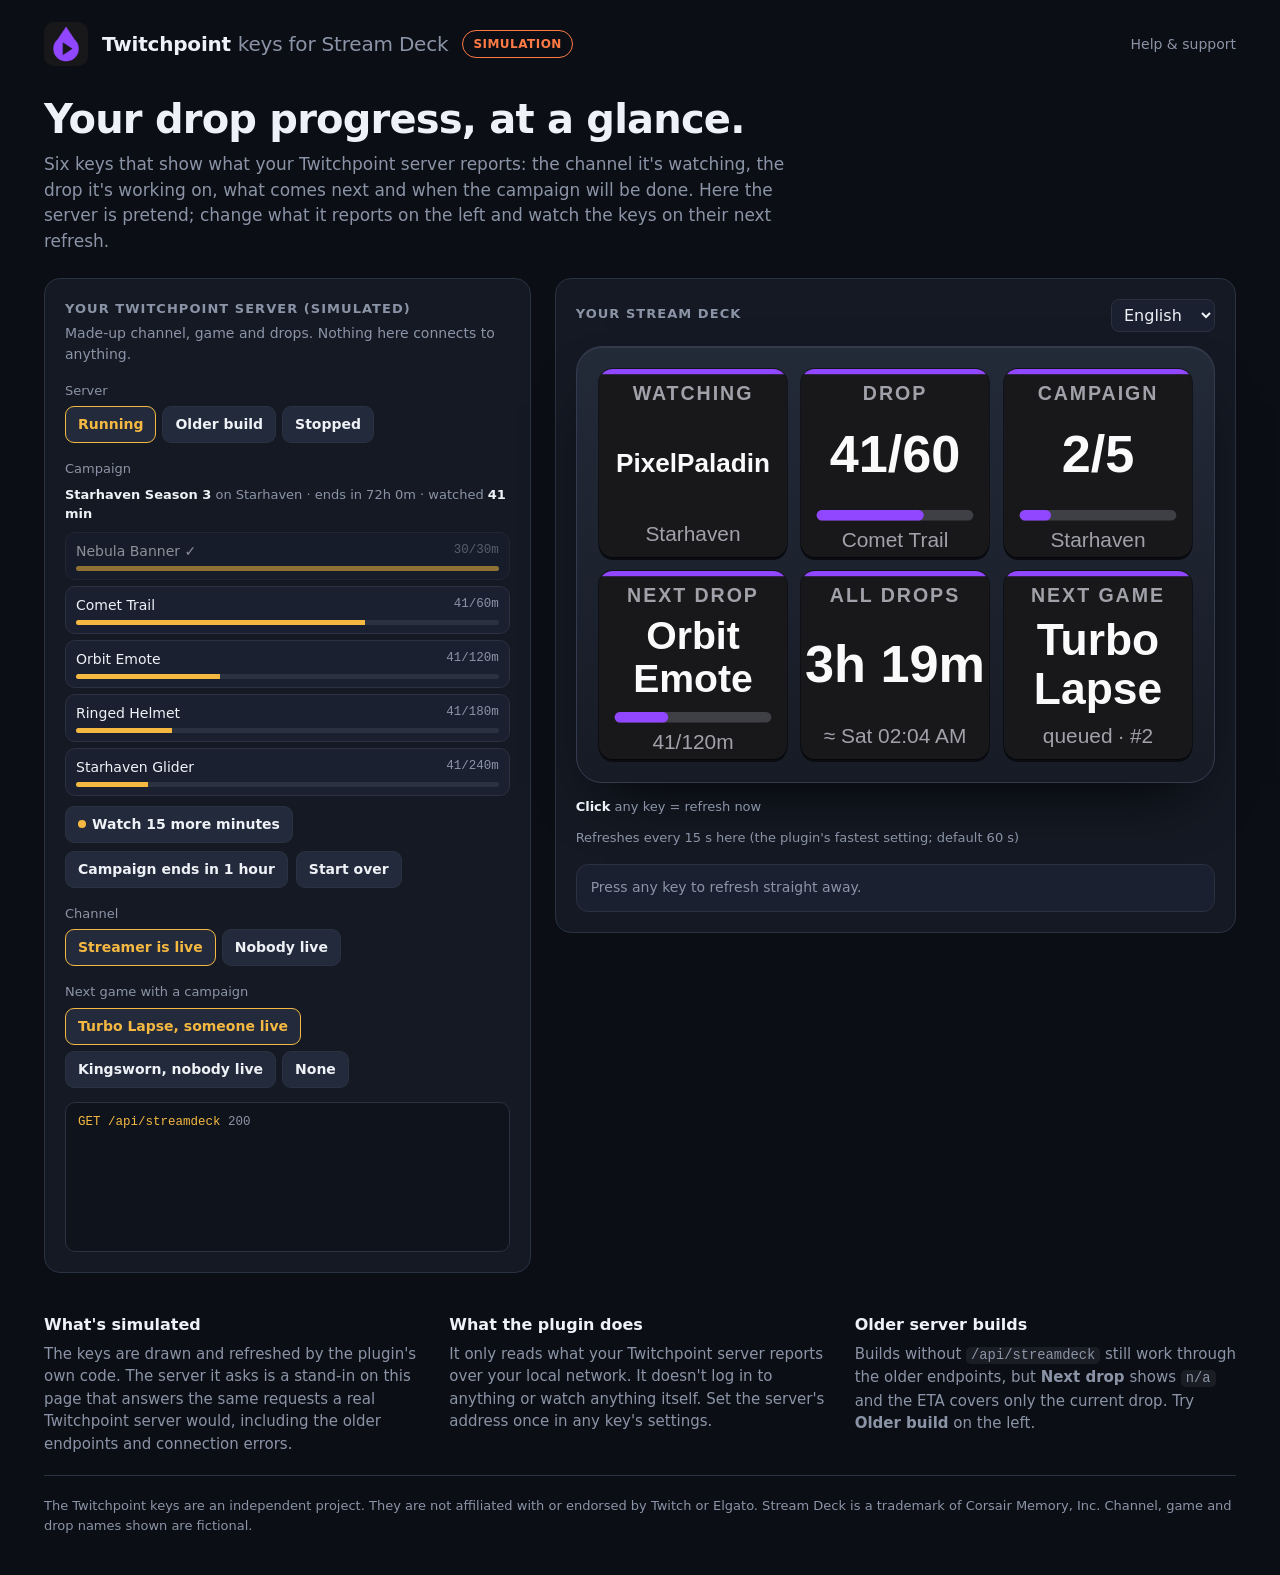
<file: twitchpoint/demo/index.html>
<!doctype html>
<html lang="en">
<head>
<meta charset="utf-8">
<meta name="viewport" content="width=device-width, initial-scale=1">
<title>Twitchpoint keys demo</title>
<meta name="description" content="See what the Twitchpoint Stream Deck keys show, driven by a pretend Twitchpoint server.">
<link rel="icon" href="icon.png">
<link rel="stylesheet" href="../../demo-kit/demo.css">
<style>
:root { --accent: #f5b942; }
.seg { display: flex; gap: 6px; flex-wrap: wrap; }
.seg .btn.on { border-color: var(--accent); color: var(--accent); }
.block { margin-bottom: 16px; }
.block > .lbl { font-size: 13px; color: var(--muted); margin-bottom: 6px; }
.drops { list-style: none; margin: 8px 0 0; padding: 0; display: grid; gap: 6px; }
.drops li { display: grid; grid-template-columns: 1fr auto; gap: 4px 10px; font-size: 14px; background: var(--panel-2); border: 1px solid var(--line); border-radius: 10px; padding: 8px 10px; }
.drops li .bar { grid-column: 1 / -1; height: 5px; border-radius: 3px; background: var(--line); overflow: hidden; }
.drops li .bar i { display: block; height: 100%; background: var(--accent); }
.drops li.done { opacity: .55; }
.drops li .m { color: var(--muted); font-family: var(--mono); font-size: 12.5px; }
.meta { font-size: 13px; color: var(--muted); }
.meta b { color: var(--fg); font-weight: 600; }
</style>
</head>
<body>
<div class="wrap">
	<header class="top">
		<img src="icon.png" alt="">
		<h1>Twitchpoint <span>keys for Stream Deck</span></h1>
		<span class="pill">Simulation</span>
		<nav>
			<a href="https://github.com/FadingToJosh/streamdeck-plugins/tree/main/twitchpoint">Help &amp; support</a>
		</nav>
	</header>

	<div class="intro">
		<h2>Your drop progress, at a glance.</h2>
		<p>Six keys that show what your Twitchpoint server reports: the channel it's watching, the drop it's working on, what comes next and when the campaign will be done. Here the server is pretend; change what it reports on the left and watch the keys on their next refresh.</p>
	</div>

	<div class="stage">
		<div class="panel">
			<h3>Your Twitchpoint server (simulated)</h3>
			<p class="sub">Made-up channel, game and drops. Nothing here connects to anything.</p>
			<div class="block">
				<div class="lbl">Server</div>
				<div class="seg" id="server">
					<button class="btn on" data-v="up">Running</button>
					<button class="btn" data-v="old">Older build</button>
					<button class="btn" data-v="down">Stopped</button>
				</div>
			</div>
			<div class="block">
				<div class="lbl">Campaign</div>
				<div class="meta" id="campaign"></div>
				<ul class="drops" id="drops"></ul>
				<div class="actions" style="margin-top:10px">
					<button class="btn" id="ff"><span class="dot"></span>Watch 15 more minutes</button>
					<button class="btn" id="ending">Campaign ends in 1 hour</button>
					<button class="btn" id="restart">Start over</button>
				</div>
			</div>
			<div class="block">
				<div class="lbl">Channel</div>
				<div class="seg" id="live">
					<button class="btn on" data-v="1">Streamer is live</button>
					<button class="btn" data-v="0">Nobody live</button>
				</div>
			</div>
			<div class="block" style="margin:0">
				<div class="lbl">Next game with a campaign</div>
				<div class="seg" id="next">
					<button class="btn on" data-v="queue">Turbo Lapse, someone live</button>
					<button class="btn" data-v="offline">Kingsworn, nobody live</button>
					<button class="btn" data-v="none">None</button>
				</div>
			</div>
			<ul class="log" id="log"></ul>
		</div>

		<div class="panel">
			<div class="row"><h3>Your Stream Deck</h3><select id="lang" aria-label="Language"></select></div>
			<div class="deck"><div class="grid" id="grid" style="--cols:3"></div></div>
			<div class="legend"><span><b>Click</b> any key = refresh now</span><span id="refresh">Refreshes every 15 s here (the plugin's fastest setting; default 60 s)</span></div>
			<div class="toast" id="toast">Press any key to refresh straight away.</div>
		</div>
	</div>

	<section class="more">
		<div>
			<h4>What's simulated</h4>
			<p>The keys are drawn and refreshed by the plugin's own code. The server it asks is a stand-in on this page that answers the same requests a real Twitchpoint server would, including the older endpoints and connection errors.</p>
		</div>
		<div>
			<h4>What the plugin does</h4>
			<p>It only reads what your Twitchpoint server reports over your local network. It doesn't log in to anything or watch anything itself. Set the server's address once in any key's settings.</p>
		</div>
		<div>
			<h4>Older server builds</h4>
			<p>Builds without <code>/api/streamdeck</code> still work through the older endpoints, but <b>Next drop</b> shows <code>n/a</code> and the ETA covers only the current drop. Try <b>Older build</b> on the left.</p>
		</div>
	</section>

	<footer>The Twitchpoint keys are an independent project. They are not affiliated with or endorsed by Twitch or Elgato. Stream Deck is a trademark of Corsair Memory, Inc. Channel, game and drop names shown are fictional.</footer>
</div>

<script type="module">
import { host, setLanguage, RUNTIME } from "./plugin.js";
import { placeKey, makeLog, makeToast, esc } from "../../demo-kit/deck.js";

const $ = (id) => document.getElementById(id);
const log = makeLog($("log"));
const toast = makeToast($("toast"));
const BASE = "http://127.0.0.1:8080";

// ---- the pretend server ----------------------------------------------------------------------------
const DROPS = [
	{ id: "d1", name: "Nebula Banner", required: 30 },
	{ id: "d2", name: "Comet Trail", required: 60 },
	{ id: "d3", name: "Orbit Emote", required: 120 },
	{ id: "d4", name: "Ringed Helmet", required: 180 },
	{ id: "d5", name: "Starhaven Glider", required: 240 },
];
const NEXT = {
	queue: { game: "Turbo Lapse", campaign: "Turbo Lapse Launch Week", source: "queue", rank: 2 },
	offline: { game: "Kingsworn", campaign: "Kingsworn Crowns", source: "offline", rank: 3 },
};
const fresh = () => ({ server: "up", watched: 41, endsIn: 72 * 60, live: true, next: "queue" });
let sim = fresh();
let requests = 0;

function summary() {
	const current = DROPS.find((d) => d.required > sim.watched);
	const claimed = DROPS.filter((d) => d.required <= sim.watched).length;
	const left = DROPS[DROPS.length - 1].required - sim.watched;
	const watching = sim.live ? { login: "pixelpaladin", display_name: "PixelPaladin", game: "Starhaven", is_drop_target: true } : null;
	const drop = sim.live && current ? {
		campaign: "Starhaven Season 3", game: "Starhaven", channel: "pixelpaladin", name: current.name,
		progress: sim.watched, required: current.required, percent: Math.round((sim.watched / current.required) * 100),
		position: claimed + 1, total: DROPS.length, claimed,
		next: (() => { const n = DROPS[claimed + 1]; return n ? { id: n.id, name: n.name, progress: sim.watched, required: n.required, finish_in_minutes: n.required - sim.watched } : null; })(),
		campaign_remaining_minutes: left, campaign_ends_at: new Date(Date.now() + sim.endsIn * 60000).toISOString(),
		finishes_after_campaign_end: left > sim.endsIn, unreachable: 0, estimated: true,
	} : null;
	return { version: "demo", generated_at: new Date().toISOString(), watching, also_watching: [], drop, next_game: sim.next === "none" ? null : NEXT[sim.next] };
}
function legacy(path) {
	const s = summary();
	if (path === "/api/drops") {
		const rows = [];
		if (s.drop) rows.push({ campaign_name: s.drop.campaign, game_name: s.drop.game, drop_name: s.drop.name, channel_login: s.drop.channel, progress: s.drop.progress, required: s.drop.required, percent: s.drop.percent, end_at: s.drop.campaign_ends_at, status: "ACTIVE", eta_minutes: s.drop.required - s.drop.progress, claimed_drops: s.drop.claimed, watchable_drops: s.drop.total });
		if (s.next_game) rows.push({ campaign_name: s.next_game.campaign, game_name: s.next_game.game, drop_name: "Launch Badge", channel_login: "", progress: 0, required: 60, percent: 0, end_at: new Date(Date.now() + 5 * 864e5).toISOString(), status: s.next_game.source === "queue" ? "QUEUED" : "IDLE", eta_minutes: 60 });
		return rows;
	}
	if (path === "/api/channels") return s.watching ? [{ login: s.watching.login, display_name: s.watching.display_name, is_watching: true, game_name: s.watching.game }] : [];
	if (path === "/api/wanted_games") return { games: ["Starhaven", "Turbo Lapse", "Kingsworn"] };
	return null;
}
const realFetch = window.fetch.bind(window);
window.fetch = async (url, opts) => {
	if (!String(url).startsWith(BASE)) return realFetch(url, opts);
	const path = new URL(url).pathname;
	requests++;
	if (sim.server === "down") {
		log(`<span class="s">GET ${esc(path)}</span>: connection refused`);
		throw new TypeError("fetch failed", { cause: { code: "ECONNREFUSED" } });
	}
	let body = null;
	if (path === "/api/streamdeck") body = sim.server === "up" ? summary() : null;
	else body = legacy(path);
	log(`<span class="a">GET ${esc(path)}</span> ${body ? "200" : "404"}`);
	return body ? new Response(JSON.stringify(body), { headers: { "Content-Type": "application/json" } }) : new Response("not found", { status: 404 });
};

// ---- the panel ----------------------------------------------------------------------------------------
function draw() {
	const s = summary();
	$("campaign").innerHTML = `<b>Starhaven Season 3</b> on Starhaven · ends in ${Math.floor(sim.endsIn / 60)}h ${sim.endsIn % 60}m · watched <b>${sim.watched} min</b>`;
	$("drops").innerHTML = DROPS.map((d) => {
		const p = Math.min(1, sim.watched / d.required);
		return `<li class="${p >= 1 ? "done" : ""}"><span>${esc(d.name)}${p >= 1 ? " ✓" : ""}</span><span class="m">${Math.min(sim.watched, d.required)}/${d.required}m</span><span class="bar"><i style="width:${p * 100}%"></i></span></li>`;
	}).join("");
	for (const [id, v] of [["server", sim.server], ["live", sim.live ? "1" : "0"], ["next", sim.next]])
		$(id).querySelectorAll("button").forEach((b) => b.classList.toggle("on", b.dataset.v === v));
}
const changed = (msg) => { draw(); toast(`${msg} The keys pick it up on their next refresh. Press one to refresh now.`); };
$("server").addEventListener("click", (e) => {
	const v = e.target.closest("button")?.dataset.v; if (!v) return;
	sim.server = v;
	changed(v === "down" ? "Server stopped. The keys keep showing the last data until three refreshes in a row fail, then show Offline." : v === "old" ? "Older server build: /api/streamdeck is gone, so the plugin falls back to the old endpoints." : "Server running.");
});
$("live").addEventListener("click", (e) => { const v = e.target.closest("button")?.dataset.v; if (!v) return; sim.live = v === "1"; changed(sim.live ? "The streamer is live again." : "Nobody is live, so nothing is being watched."); });
$("next").addEventListener("click", (e) => { const v = e.target.closest("button")?.dataset.v; if (!v) return; sim.next = v; changed("Next game changed."); });
$("ff").addEventListener("click", () => { sim.watched = Math.min(DROPS[DROPS.length - 1].required, sim.watched + 15); sim.endsIn = Math.max(0, sim.endsIn - 15); changed("15 more minutes watched."); });
$("ending").addEventListener("click", () => { sim.endsIn = 60; changed("The campaign now ends before every drop can be earned, so Campaign ETA warns you."); });
$("restart").addEventListener("click", () => { sim = fresh(); changed("Back to the start."); });
draw();

// ---- the deck -------------------------------------------------------------------------------------------
const P = "com.twitchpoint.streamdeck.";
const KEYS = [["watching", "Watching"], ["drop-progress", "Drop Progress"], ["drop-position", "Drop Position"], ["next-drop", "Next Drop"], ["campaign-eta", "Campaign ETA"], ["next-game", "Next Game"]];
const placed = [];
const NAMES = { en: "English", de: "Deutsch", fr: "Français", es: "Español", ja: "日本語", ko: "한국어", zh_CN: "简体中文", zh_TW: "繁體中文" };
$("lang").innerHTML = ["en", ...Object.keys(RUNTIME)].map((l) => `<option value="${l}">${NAMES[l] ?? l}</option>`).join("");
$("lang").addEventListener("change", (e) => { setLanguage(e.target.value); placed[0]?.keyDown(); });

// Same settings a user would save: the local server, and the fastest refresh the plugin allows.
host.storageKey = "twitchpoint";
host.setGlobalSettings({ baseUrl: BASE, intervalSec: 15, idleIntervalSec: 60 });
for (const [id, name] of KEYS) {
	const cell = document.createElement("div");
	$("grid").appendChild(cell);
	placed.push(placeKey(host, cell, P + id, { alt: name }));
}
</script>
</body>
</html>
</file>
<file: demo-kit/demo.css>
/* Shared look for the plugin demos. Each page sets --accent (and may override the others). */
:root {
	--bg: #0b0e14; --panel: #141923; --panel-2: #1a2030; --line: #2a3140;
	--fg: #eef1f6; --muted: #8b94a7; --accent: #34d1bf; --signal: #ff7a45; --ok: #7ee081;
	--radius: 16px; --mono: ui-monospace, "JetBrains Mono", "SFMono-Regular", Menlo, Consolas, monospace;
}
* { box-sizing: border-box; }
html, body { margin: 0; background: var(--bg); color: var(--fg); font: 16px/1.5 Inter, system-ui, -apple-system, "Segoe UI", Roboto, sans-serif; }
a { color: var(--accent); }
button, select, input { font: inherit; color: inherit; }
button { cursor: pointer; }
code { font-family: var(--mono); font-size: .92em; background: #ffffff10; padding: 1px 5px; border-radius: 5px; }
.wrap { max-width: 1240px; margin: 0 auto; padding: 0 24px; }
@media (max-width: 600px) { .wrap { padding: 0 16px; } }

header.top { display: flex; align-items: center; gap: 14px; padding: 22px 0; flex-wrap: wrap; }
header.top img { width: 44px; height: 44px; border-radius: 10px; }
header.top h1 { font-size: 20px; margin: 0; letter-spacing: -0.01em; }
header.top h1 span { color: var(--muted); font-weight: 500; }
.pill { font-size: 12px; font-weight: 600; letter-spacing: .04em; text-transform: uppercase; padding: 4px 10px; border-radius: 999px; border: 1px solid var(--signal); color: var(--signal); }
header.top nav { margin-left: auto; display: flex; gap: 18px; font-size: 14px; flex-wrap: wrap; }
header.top nav a { color: var(--muted); text-decoration: none; }
header.top nav a:hover { color: var(--fg); }

.intro { padding: 8px 0 24px; max-width: 780px; }
.intro h2 { font-size: clamp(28px, 4vw, 40px); line-height: 1.15; margin: 0 0 10px; letter-spacing: -0.02em; }
.intro p { color: var(--muted); margin: 0; font-size: 17px; }

.stage { display: grid; grid-template-columns: minmax(0, 5fr) minmax(0, 7fr); gap: 24px; align-items: start; }
@media (max-width: 980px) { .stage { grid-template-columns: 1fr; } .stage > .deck-first { order: -1; } }
.panel { background: var(--panel); border: 1px solid var(--line); border-radius: var(--radius); padding: 20px; min-width: 0; }
.panel h3 { margin: 0 0 4px; font-size: 13px; letter-spacing: .08em; text-transform: uppercase; color: var(--muted); }
.panel .sub { margin: 0 0 16px; font-size: 14px; color: var(--muted); }
.panel + .panel { margin-top: 0; }
.col { display: grid; gap: 24px; min-width: 0; }
.row { display: flex; align-items: center; justify-content: space-between; gap: 12px; margin-bottom: 14px; flex-wrap: wrap; }

.btn { border: 1px solid var(--line); background: #222a3b; border-radius: 9px; padding: 7px 12px; font-size: 14px; font-weight: 600; transition: transform .08s, background .15s; }
.btn:hover { background: #2a3347; }
.btn:active { transform: scale(.96); background: #34405a; }
.btn.on { border-color: var(--accent); color: var(--accent); }
.btn:disabled { opacity: .45; cursor: default; transform: none; }
.btn .dot { display: inline-block; width: 8px; height: 8px; border-radius: 50%; margin-right: 6px; vertical-align: 1px; background: var(--accent); }
.actions { display: flex; gap: 8px; flex-wrap: wrap; }
select, input[type=text], input[type=number] { background: var(--panel-2); border: 1px solid var(--line); border-radius: 8px; padding: 5px 8px; }
label.check { display: flex; gap: 8px; align-items: center; font-size: 14px; }
.field { display: grid; gap: 4px; font-size: 13px; color: var(--muted); }

.log { font-family: var(--mono); font-size: 12.5px; color: var(--muted); background: #0f131b; border: 1px solid var(--line); border-radius: 10px; padding: 10px 12px; height: 150px; overflow: hidden; margin: 14px 0 0; list-style: none; }
.log li { white-space: nowrap; overflow: hidden; text-overflow: ellipsis; }
.log .k { color: var(--fg); } .log .a { color: var(--accent); } .log .s { color: var(--signal); }

/* The deck */
.deck { background: linear-gradient(180deg, #232a38, #161b25); border: 1px solid #333c4f; border-radius: 26px; padding: 22px; box-shadow: 0 30px 60px -30px #000, inset 0 1px 0 #ffffff14; }
.grid { display: grid; grid-template-columns: repeat(var(--cols, 5), 1fr); gap: 14px; }
@media (max-width: 600px) { .deck { padding: 14px; border-radius: 20px; } .grid { gap: 9px; } }
.key { position: relative; aspect-ratio: 1; border-radius: 14px; overflow: hidden; background: #0d1016; box-shadow: 0 0 0 1px #00000080, 0 3px 0 #0a0c11; transition: transform .08s; touch-action: none; user-select: none; -webkit-user-select: none; container-type: inline-size; }
.key img { width: 100%; height: 100%; display: block; pointer-events: none; }
.key.live { cursor: pointer; }
.key.down { transform: translateY(2px) scale(.97); }
.key .title { position: absolute; left: 3%; right: 3%; bottom: 5%; text-align: center; white-space: pre; font: 700 11cqw/1.15 Arial, Helvetica, sans-serif; color: #fff; -webkit-text-stroke: 2px #000; paint-order: stroke fill; pointer-events: none; }
.key:not(.down) svg.ring { display: none; }
.key svg.ring { position: absolute; inset: 0; width: 100%; height: 100%; pointer-events: none; }
.key svg.ring circle { fill: none; stroke: #ffffffd0; stroke-width: 5; stroke-linecap: round; transform: rotate(-90deg); transform-origin: 50% 50%; }
.key.alert::after { content: "!"; position: absolute; inset: 0; display: grid; place-items: center; background: #000000b0; color: #ffcc00; font: 800 50cqw/1 Arial, sans-serif; }
.key.ok::after { content: "\2713"; position: absolute; inset: 0; display: grid; place-items: center; background: #000000b0; color: #7ee081; font: 800 50cqw/1 Arial, sans-serif; }
.key.blank { background: #0d1016; opacity: .55; }

.legend { display: flex; justify-content: space-between; gap: 12px; flex-wrap: wrap; margin-top: 14px; font-size: 13px; color: var(--muted); }
.legend b { color: var(--fg); }

/* Stream Deck + dial segment and Neo infobar, drawn from the plugin's layout JSON */
.extras { display: grid; grid-template-columns: repeat(auto-fit, minmax(180px, 1fr)); gap: 20px; margin-top: 18px; align-items: start; }
.lcd { position: relative; border-radius: 10px; overflow: hidden; background: #000; box-shadow: 0 0 0 1px #00000080; container-type: inline-size; }
.lcd .item { position: absolute; display: flex; align-items: center; overflow: hidden; }
.lcd .item img { width: 100%; height: 100%; object-fit: contain; display: block; }
.lcd .item span { white-space: nowrap; overflow: hidden; text-overflow: ellipsis; width: 100%; font-family: "Segoe UI", Arial, sans-serif; }
.lcd.live { cursor: pointer; }
.extralabel { font-size: 12px; color: var(--muted); margin-top: 6px; }
.knob { width: 44px; height: 44px; margin: 10px auto 0; border-radius: 50%; background: radial-gradient(circle at 35% 30%, #4a5468, #1c212c); box-shadow: 0 2px 0 #0a0c11, inset 0 1px 0 #ffffff22; cursor: pointer; }
.knob:active { transform: scale(.95); }

.toast { min-height: 48px; margin-top: 16px; padding: 12px 14px; border-radius: 12px; background: var(--panel-2); border: 1px solid var(--line); font-size: 14px; color: var(--muted); transition: border-color .2s; }
.toast.on { border-color: var(--signal); color: var(--fg); }

section.more { display: grid; grid-template-columns: repeat(3, minmax(0, 1fr)); gap: 24px; margin: 40px 0 20px; }
@media (max-width: 860px) { section.more { grid-template-columns: 1fr; } }
section.more h4 { margin: 0 0 6px; font-size: 16px; }
section.more p, section.more ol, section.more ul { margin: 0; color: var(--muted); font-size: 15px; }
section.more ol, section.more ul { padding-left: 20px; }
footer { border-top: 1px solid var(--line); padding: 20px 0 40px; color: var(--muted); font-size: 13px; }
</file>
